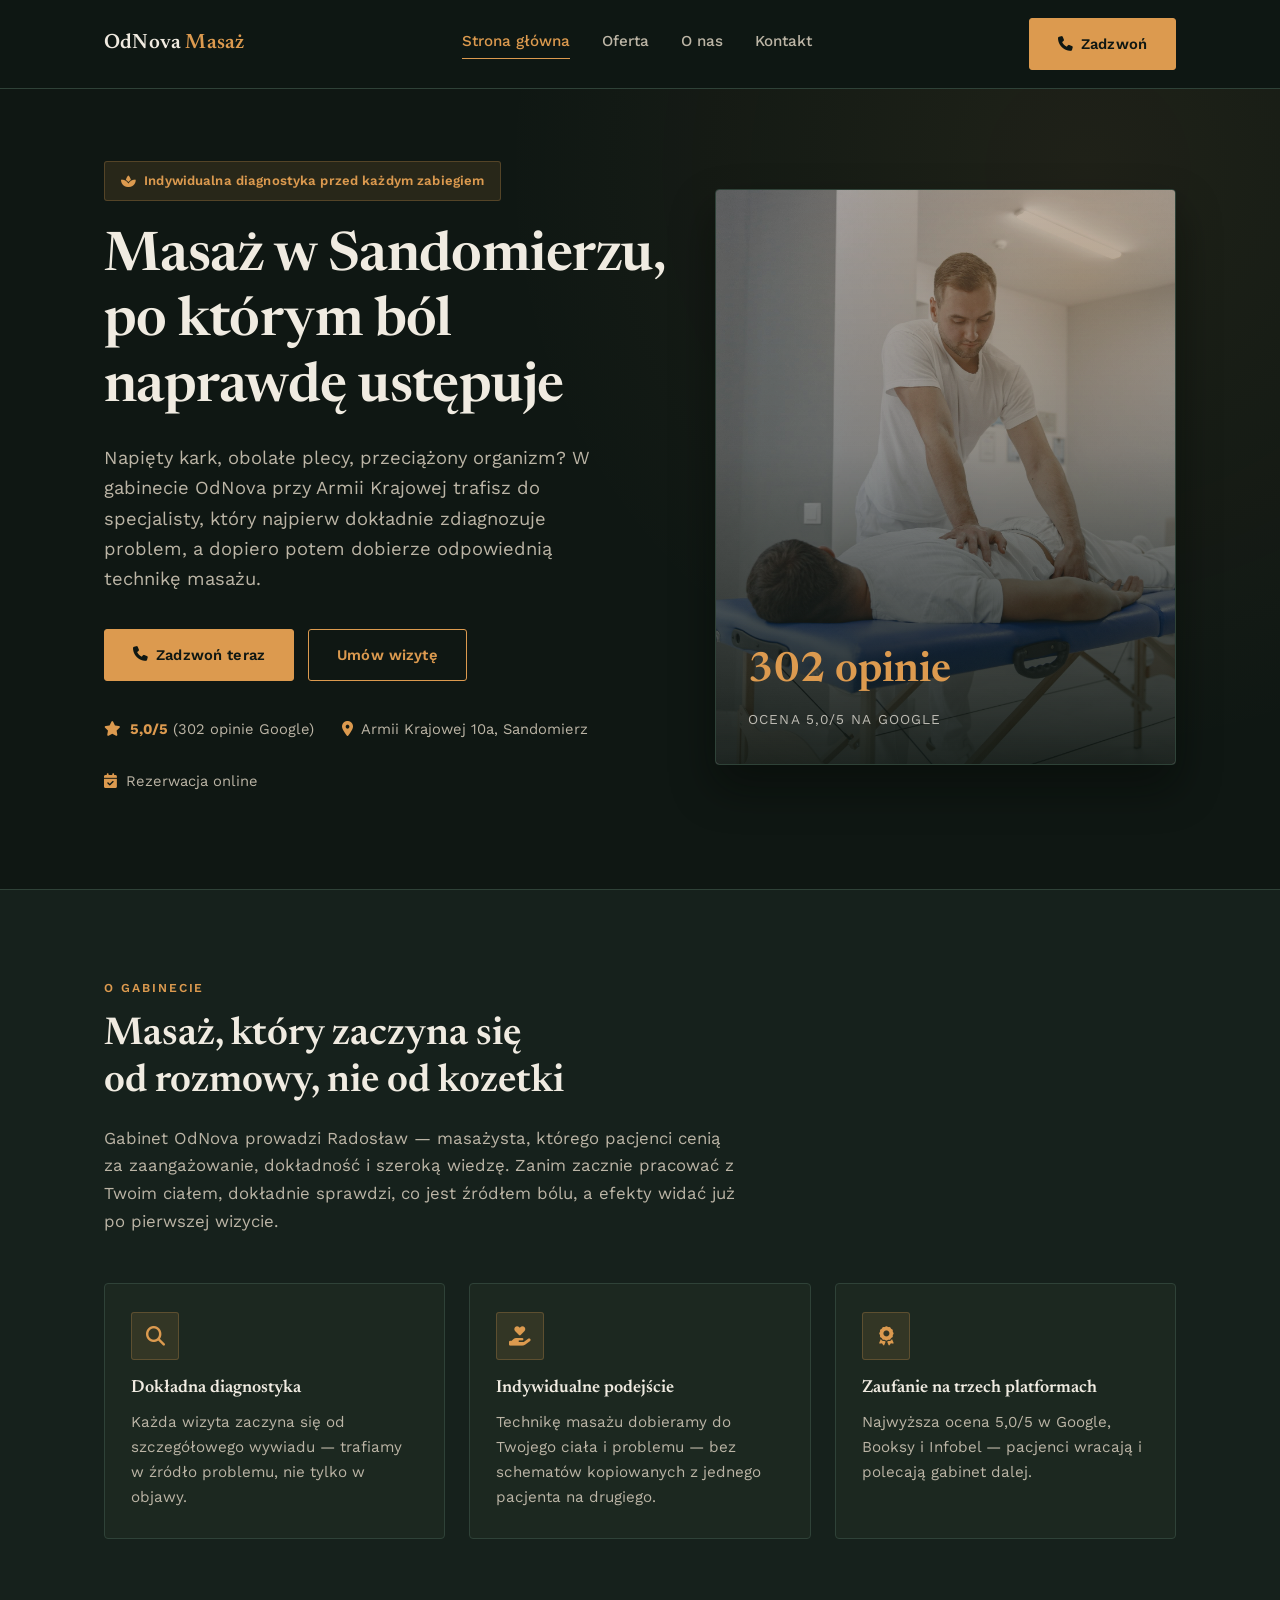
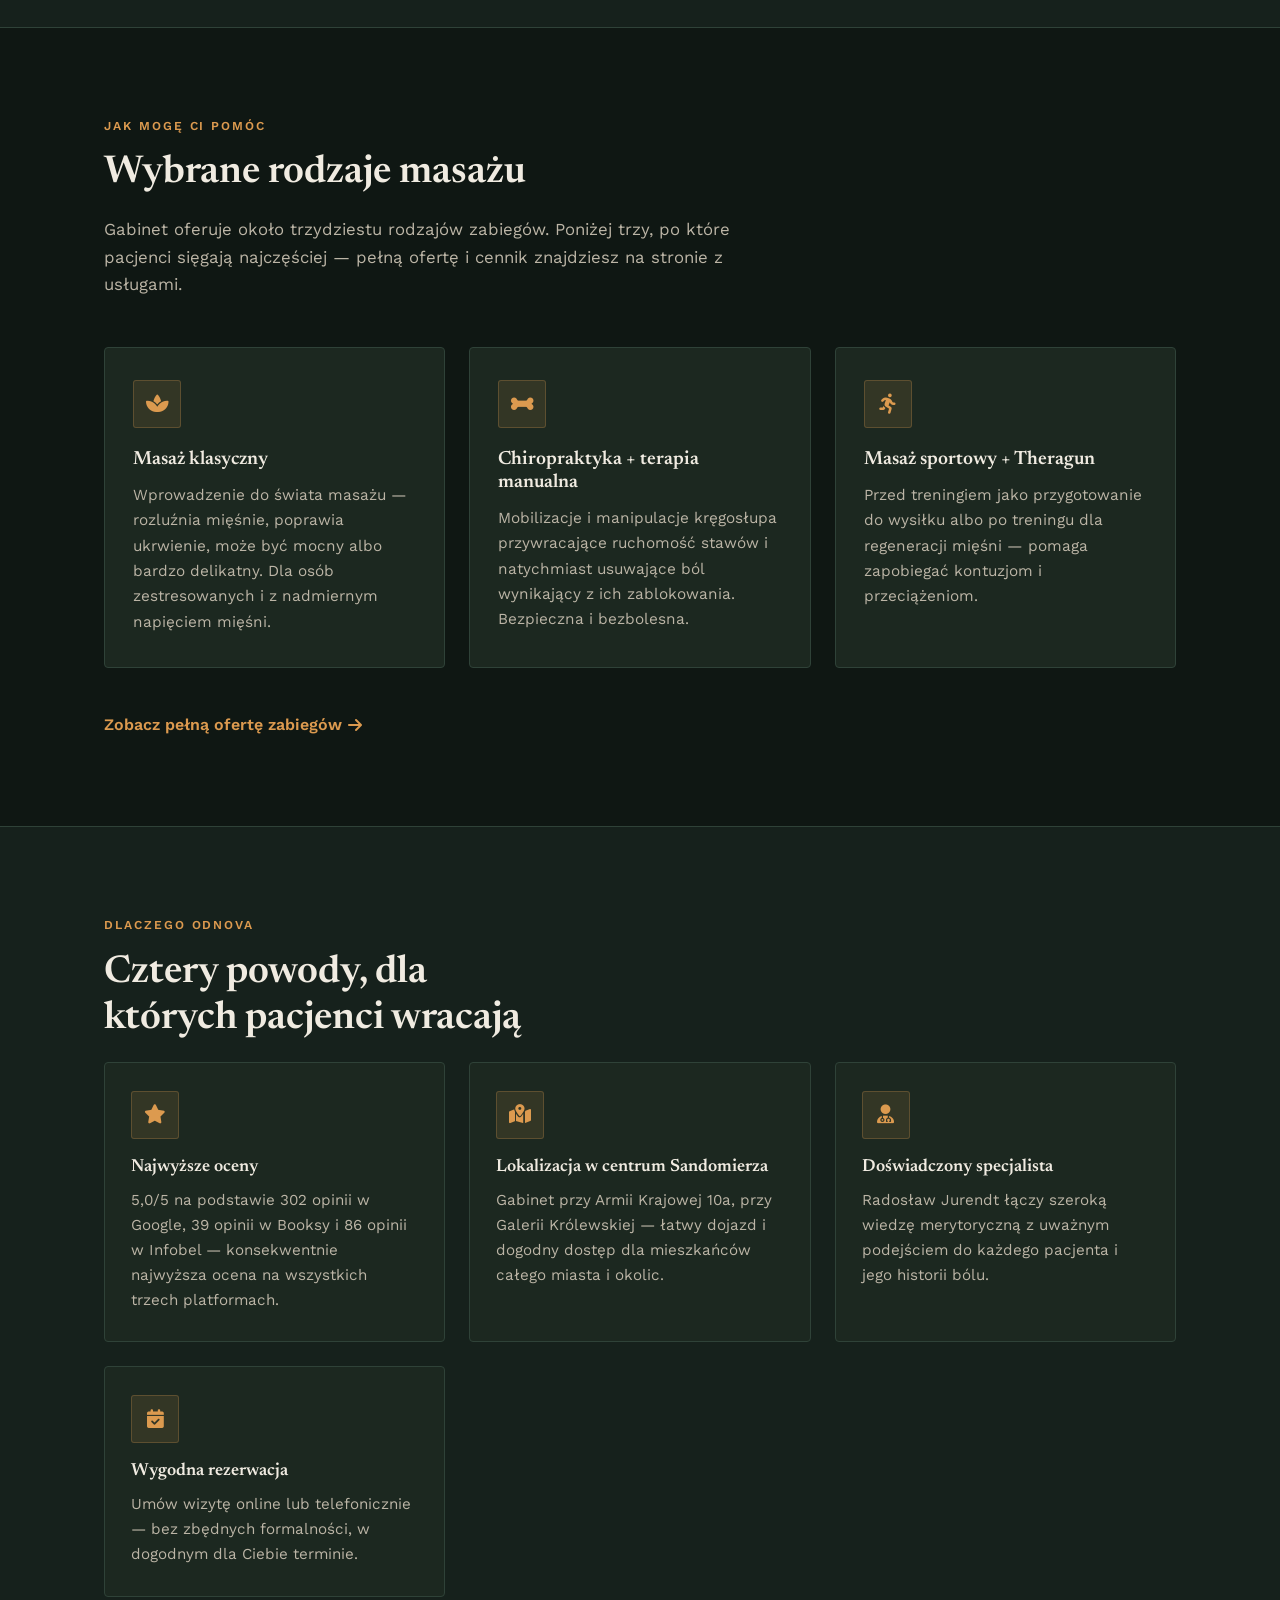
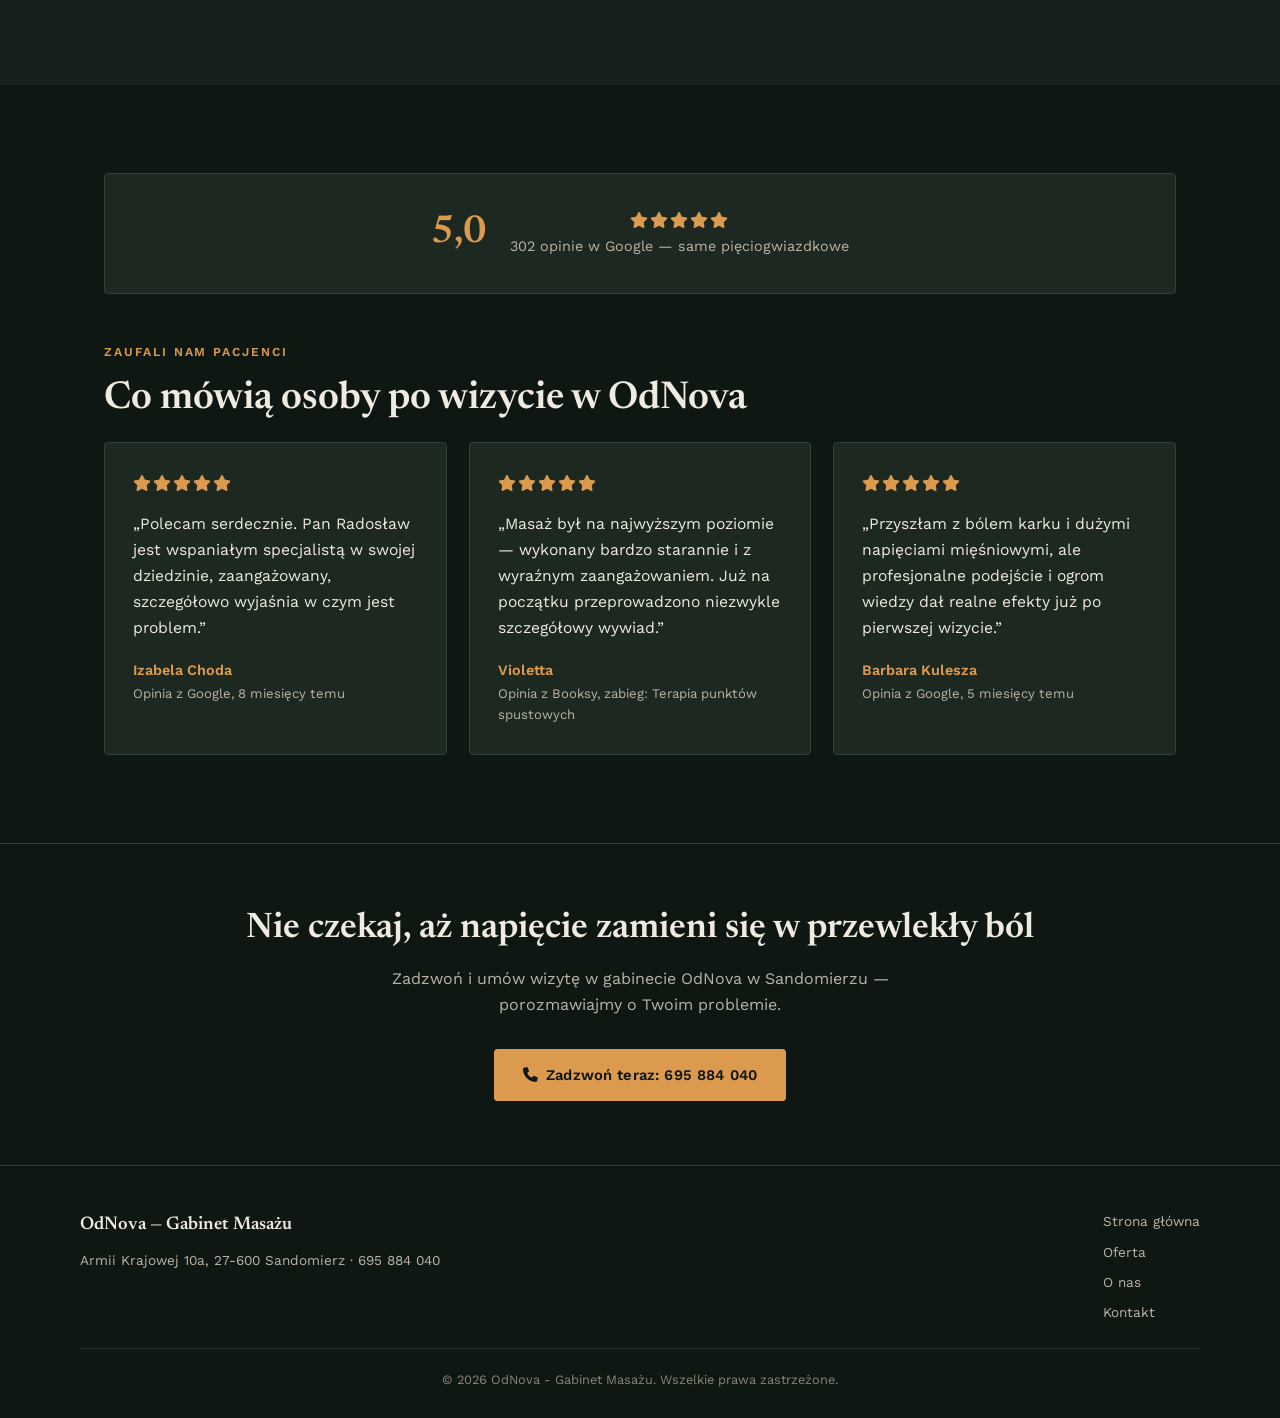
<file: index.html>
<!DOCTYPE html>
<html lang="pl">
<head>
<meta charset="UTF-8">
<meta name="viewport" content="width=device-width, initial-scale=1.0">
<title>Masaż Sandomierz – OdNova Gabinet Masażu</title>
<meta name="description" content="OdNova - Gabinet Masażu w Sandomierzu. Masaż leczniczy, relaksacyjny i sportowy z indywidualną diagnostyką. 5,0/5 od 302 pacjentów. Armii Krajowej 10a. Zadzwoń: 695 884 040.">
<!-- EDIT: podmień na docelową domenę po wdrożeniu na Vercel -->
<link rel="canonical" href="https://odnova-masaz.vercel.app/index.html">
<link rel="preconnect" href="https://fonts.googleapis.com">
<link rel="preconnect" href="https://fonts.gstatic.com" crossorigin>
<link href="https://fonts.googleapis.com/css2?family=Newsreader:opsz,wght@6..72,400;6..72,500;6..72,600;6..72,700&family=Work+Sans:wght@400;500;600;700;800&display=swap" rel="stylesheet">
<link rel="stylesheet" href="https://cdnjs.cloudflare.com/ajax/libs/font-awesome/6.5.1/css/all.min.css">
<link rel="stylesheet" href="style.css">
<script type="application/ld+json">
{
  "@context": "https://schema.org",
  "@type": "HealthAndBeautyBusiness",
  "name": "OdNova - Gabinet Masażu",
  "legalName": "Gabinet Masażu ODNOVA Radosław Jurendt",
  "telephone": "+48695884040",
  "priceRange": "$$",
  "address": {
    "@type": "PostalAddress",
    "streetAddress": "Armii Krajowej 10a",
    "addressLocality": "Sandomierz",
    "postalCode": "27-600",
    "addressCountry": "PL"
  },
  "areaServed": "Sandomierz",
  "aggregateRating": {
    "@type": "AggregateRating",
    "ratingValue": "5.0",
    "reviewCount": "302"
  }
}
</script>
</head>
<body>

<!-- NAWIGACJA -->
<header>
  <nav class="nav">
    <a href="index.html" class="logo">OdNova <span>Masaż</span></a>
    <div class="nav-links">
      <a href="index.html">Strona główna</a>
      <a href="oferta.html">Oferta</a>
      <a href="realizacje.html">O nas</a>
      <a href="kontakt.html">Kontakt</a>
    </div>
    <a href="tel:695884040" class="btn btn-primary nav-cta"><i class="fa-solid fa-phone"></i> Zadzwoń</a>
    <button class="burger" id="burgerBtn" aria-label="Otwórz menu">☰</button>
  </nav>
  <div class="mobile-menu" id="mobileMenu">
    <a href="index.html">Strona główna</a>
    <a href="oferta.html">Oferta</a>
    <a href="realizacje.html">O nas</a>
    <a href="kontakt.html">Kontakt</a>
    <a href="tel:695884040" style="border:none; color: var(--amber); font-weight:700;">Zadzwoń: 695 884 040</a>
  </div>
</header>

<!-- HERO -->
<section class="hero" id="top">
  <div class="container hero-grid">
    <div>
      <span class="hero-badge"><i class="fa-solid fa-spa"></i> Indywidualna diagnostyka przed każdym zabiegiem</span>
      <h1>Masaż w Sandomierzu, po którym ból naprawdę ustępuje</h1>
      <p class="lead">Napięty kark, obolałe plecy, przeciążony organizm? W gabinecie OdNova przy Armii Krajowej trafisz do specjalisty, który najpierw dokładnie zdiagnozuje problem, a dopiero potem dobierze odpowiednią technikę masażu.</p>
      <div class="hero-actions">
        <a href="tel:695884040" class="btn btn-primary"><i class="fa-solid fa-phone"></i> Zadzwoń teraz</a>
        <a href="kontakt.html" class="btn btn-outline">Umów wizytę</a>
      </div>
      <div class="hero-trust">
        <span><i class="fa-solid fa-star" style="color:var(--amber);"></i> <strong>5,0/5</strong> (302 opinie Google)</span>
        <span><i class="fa-solid fa-location-dot"></i> Armii Krajowej 10a, Sandomierz</span>
        <span><i class="fa-solid fa-calendar-check"></i> Rezerwacja online</span>
      </div>
    </div>
    <div class="hero-visual">
      <!-- EDIT: podmień na prawdziwe zdjęcie z gabinetu OdNova -->
      <img src="images/hero-masaz.jpg" alt="Masaż leczniczy pleców w gabinecie OdNova w Sandomierzu" class="hero-visual-img">
      <div class="hero-visual-overlay"></div>
      <div class="hero-visual-text">
        <span class="big">302 opinie</span>
        <span class="label">ocena 5,0/5 na Google</span>
      </div>
    </div>
  </div>
</section>

<!-- O FIRMIE SKRÓTOWO -->
<section class="about">
  <div class="container">
    <span class="section-label">O gabinecie</span>
    <h2 class="section-title">Masaż, który zaczyna się od rozmowy, nie od kozetki</h2>
    <p class="section-sub">Gabinet OdNova prowadzi Radosław — masażysta, którego pacjenci cenią za zaangażowanie, dokładność i szeroką wiedzę. Zanim zacznie pracować z Twoim ciałem, dokładnie sprawdzi, co jest źródłem bólu, a efekty widać już po pierwszej wizycie.</p>
    <div class="perks-grid">
      <div class="perk-item">
        <div class="perk-icon"><i class="fa-solid fa-magnifying-glass"></i></div>
        <h3>Dokładna diagnostyka</h3>
        <p>Każda wizyta zaczyna się od szczegółowego wywiadu — trafiamy w źródło problemu, nie tylko w objawy.</p>
      </div>
      <div class="perk-item">
        <div class="perk-icon"><i class="fa-solid fa-hand-holding-heart"></i></div>
        <h3>Indywidualne podejście</h3>
        <p>Technikę masażu dobieramy do Twojego ciała i problemu — bez schematów kopiowanych z jednego pacjenta na drugiego.</p>
      </div>
      <div class="perk-item">
        <div class="perk-icon"><i class="fa-solid fa-award"></i></div>
        <h3>Zaufanie na trzech platformach</h3>
        <p>Najwyższa ocena 5,0/5 w Google, Booksy i Infobel — pacjenci wracają i polecają gabinet dalej.</p>
      </div>
    </div>
  </div>
</section>

<!-- WYBRANE USŁUGI -->
<section class="services">
  <div class="container">
    <span class="section-label">Jak mogę Ci pomóc</span>
    <h2 class="section-title">Wybrane rodzaje masażu</h2>
    <p class="section-sub">Gabinet oferuje około trzydziestu rodzajów zabiegów. Poniżej trzy, po które pacjenci sięgają najczęściej — pełną ofertę i cennik znajdziesz na stronie z usługami.</p>
    <div class="cards">
      <div class="card">
        <div class="card-icon"><i class="fa-solid fa-spa"></i></div>
        <h3>Masaż klasyczny</h3>
        <p>Wprowadzenie do świata masażu — rozluźnia mięśnie, poprawia ukrwienie, może być mocny albo bardzo delikatny. Dla osób zestresowanych i z nadmiernym napięciem mięśni.</p>
      </div>
      <div class="card">
        <div class="card-icon"><i class="fa-solid fa-bone"></i></div>
        <h3>Chiropraktyka + terapia manualna</h3>
        <p>Mobilizacje i manipulacje kręgosłupa przywracające ruchomość stawów i natychmiast usuwające ból wynikający z ich zablokowania. Bezpieczna i bezbolesna.</p>
      </div>
      <div class="card">
        <div class="card-icon"><i class="fa-solid fa-person-running"></i></div>
        <h3>Masaż sportowy + Theragun</h3>
        <p>Przed treningiem jako przygotowanie do wysiłku albo po treningu dla regeneracji mięśni — pomaga zapobiegać kontuzjom i przeciążeniom.</p>
      </div>
    </div>
    <a href="oferta.html" class="teaser-link">Zobacz pełną ofertę zabiegów <i class="fa-solid fa-arrow-right"></i></a>
  </div>
</section>

<!-- DLACZEGO MY -->
<section class="about">
  <div class="container">
    <span class="section-label">Dlaczego OdNova</span>
    <h2 class="section-title">Cztery powody, dla których pacjenci wracają</h2>
    <div class="perks-grid">
      <div class="perk-item">
        <div class="perk-icon"><i class="fa-solid fa-star"></i></div>
        <h3>Najwyższe oceny</h3>
        <p>5,0/5 na podstawie 302 opinii w Google, 39 opinii w Booksy i 86 opinii w Infobel — konsekwentnie najwyższa ocena na wszystkich trzech platformach.</p>
      </div>
      <div class="perk-item">
        <div class="perk-icon"><i class="fa-solid fa-map-location-dot"></i></div>
        <h3>Lokalizacja w centrum Sandomierza</h3>
        <p>Gabinet przy Armii Krajowej 10a, przy Galerii Królewskiej — łatwy dojazd i dogodny dostęp dla mieszkańców całego miasta i okolic.</p>
      </div>
      <div class="perk-item">
        <div class="perk-icon"><i class="fa-solid fa-user-doctor"></i></div>
        <h3>Doświadczony specjalista</h3>
        <p>Radosław Jurendt łączy szeroką wiedzę merytoryczną z uważnym podejściem do każdego pacjenta i jego historii bólu.</p>
      </div>
      <div class="perk-item">
        <div class="perk-icon"><i class="fa-solid fa-calendar-check"></i></div>
        <h3>Wygodna rezerwacja</h3>
        <p>Umów wizytę online lub telefonicznie — bez zbędnych formalności, w dogodnym dla Ciebie terminie.</p>
      </div>
    </div>
  </div>
</section>

<!-- OPINIE -->
<section class="reviews">
  <div class="container">
    <div class="rating-banner">
      <div><span class="num">5,0</span></div>
      <div>
        <span class="stars"><i class="fa-solid fa-star"></i><i class="fa-solid fa-star"></i><i class="fa-solid fa-star"></i><i class="fa-solid fa-star"></i><i class="fa-solid fa-star"></i></span>
        <div class="sub">302 opinie w Google — same pięciogwiazdkowe</div>
      </div>
    </div>
    <span class="section-label">Zaufali nam pacjenci</span>
    <h2 class="section-title">Co mówią osoby po wizycie w OdNova</h2>
    <div class="review-grid">
      <div class="review">
        <span class="stars"><i class="fa-solid fa-star"></i><i class="fa-solid fa-star"></i><i class="fa-solid fa-star"></i><i class="fa-solid fa-star"></i><i class="fa-solid fa-star"></i></span>
        <p>„Polecam serdecznie. Pan Radosław jest wspaniałym specjalistą w swojej dziedzinie, zaangażowany, szczegółowo wyjaśnia w czym jest problem.”</p>
        <div class="author">Izabela Choda</div>
        <div class="when">Opinia z Google, 8 miesięcy temu</div>
      </div>
      <div class="review">
        <span class="stars"><i class="fa-solid fa-star"></i><i class="fa-solid fa-star"></i><i class="fa-solid fa-star"></i><i class="fa-solid fa-star"></i><i class="fa-solid fa-star"></i></span>
        <p>„Masaż był na najwyższym poziomie — wykonany bardzo starannie i z wyraźnym zaangażowaniem. Już na początku przeprowadzono niezwykle szczegółowy wywiad.”</p>
        <div class="author">Violetta</div>
        <div class="when">Opinia z Booksy, zabieg: Terapia punktów spustowych</div>
      </div>
      <div class="review">
        <span class="stars"><i class="fa-solid fa-star"></i><i class="fa-solid fa-star"></i><i class="fa-solid fa-star"></i><i class="fa-solid fa-star"></i><i class="fa-solid fa-star"></i></span>
        <p>„Przyszłam z bólem karku i dużymi napięciami mięśniowymi, ale profesjonalne podejście i ogrom wiedzy dał realne efekty już po pierwszej wizycie.”</p>
        <div class="author">Barbara Kulesza</div>
        <div class="when">Opinia z Google, 5 miesięcy temu</div>
      </div>
    </div>
  </div>
</section>

<!-- CTA BANNER -->
<div class="cta-strip">
  <h2>Nie czekaj, aż napięcie zamieni się w przewlekły ból</h2>
  <p>Zadzwoń i umów wizytę w gabinecie OdNova w Sandomierzu — porozmawiajmy o Twoim problemie.</p>
  <a href="tel:695884040" class="btn btn-primary"><i class="fa-solid fa-phone"></i> Zadzwoń teraz: 695 884 040</a>
</div>

<!-- STOPKA -->
<footer>
  <div class="footer-inner">
    <div>
      <div class="footer-logo">OdNova — Gabinet Masażu</div>
      <p>Armii Krajowej 10a, 27-600 Sandomierz · 695 884 040</p>
    </div>
    <ul class="footer-links">
      <a href="index.html">Strona główna</a>
      <a href="oferta.html">Oferta</a>
      <a href="realizacje.html">O nas</a>
      <a href="kontakt.html">Kontakt</a>
    </ul>
  </div>
  <div class="footer-bottom">
    © <span id="year"></span> OdNova - Gabinet Masażu. Wszelkie prawa zastrzeżone.
  </div>
</footer>

<script src="main.js"></script>
</body>
</html>
</file>
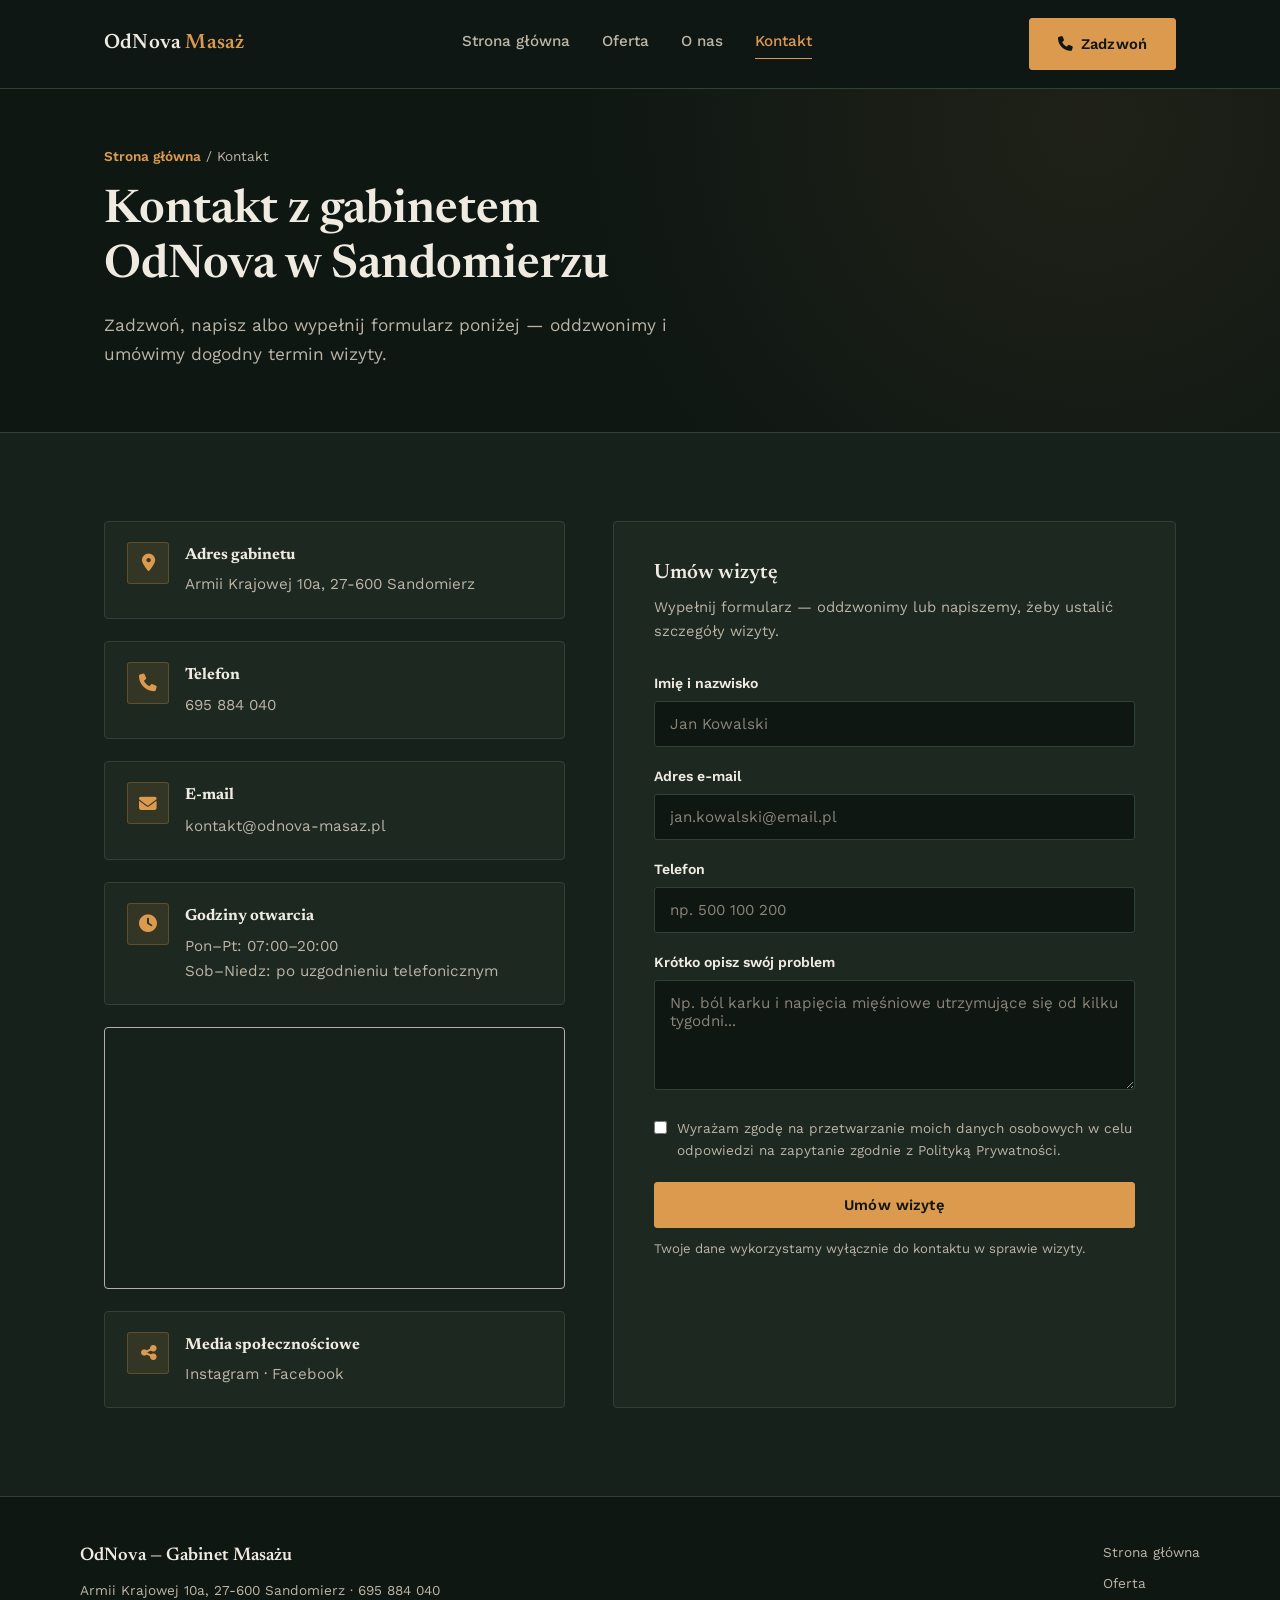
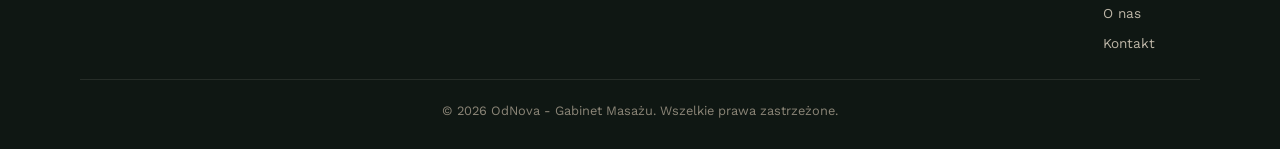
<file: kontakt.html>
<!DOCTYPE html>
<html lang="pl">
<head>
<meta charset="UTF-8">
<meta name="viewport" content="width=device-width, initial-scale=1.0">
<title>Kontakt masaż Sandomierz – OdNova Gabinet Masażu</title>
<meta name="description" content="Skontaktuj się z gabinetem OdNova w Sandomierzu. Adres: Armii Krajowej 10a. Telefon: 695 884 040. Umów wizytę telefonicznie lub przez formularz kontaktowy.">
<link rel="canonical" href="https://odnova-masaz.vercel.app/kontakt.html">
<link rel="preconnect" href="https://fonts.googleapis.com">
<link rel="preconnect" href="https://fonts.gstatic.com" crossorigin>
<link href="https://fonts.googleapis.com/css2?family=Newsreader:opsz,wght@6..72,400;6..72,500;6..72,600;6..72,700&family=Work+Sans:wght@400;500;600;700;800&display=swap" rel="stylesheet">
<link rel="stylesheet" href="https://cdnjs.cloudflare.com/ajax/libs/font-awesome/6.5.1/css/all.min.css">
<link rel="stylesheet" href="style.css">
<script type="application/ld+json">
{
  "@context": "https://schema.org",
  "@type": "HealthAndBeautyBusiness",
  "name": "OdNova - Gabinet Masażu",
  "legalName": "Gabinet Masażu ODNOVA Radosław Jurendt",
  "telephone": "+48695884040",
  "address": {
    "@type": "PostalAddress",
    "streetAddress": "Armii Krajowej 10a",
    "addressLocality": "Sandomierz",
    "postalCode": "27-600",
    "addressCountry": "PL"
  },
  "areaServed": "Sandomierz"
}
</script>
</head>
<body>

<header>
  <nav class="nav">
    <a href="index.html" class="logo">OdNova <span>Masaż</span></a>
    <div class="nav-links">
      <a href="index.html">Strona główna</a>
      <a href="oferta.html">Oferta</a>
      <a href="realizacje.html">O nas</a>
      <a href="kontakt.html">Kontakt</a>
    </div>
    <a href="tel:695884040" class="btn btn-primary nav-cta"><i class="fa-solid fa-phone"></i> Zadzwoń</a>
    <button class="burger" id="burgerBtn" aria-label="Otwórz menu">☰</button>
  </nav>
  <div class="mobile-menu" id="mobileMenu">
    <a href="index.html">Strona główna</a>
    <a href="oferta.html">Oferta</a>
    <a href="realizacje.html">O nas</a>
    <a href="kontakt.html">Kontakt</a>
    <a href="tel:695884040" style="border:none; color: var(--amber); font-weight:700;">Zadzwoń: 695 884 040</a>
  </div>
</header>

<section class="page-hero">
  <div class="container">
    <div class="breadcrumb"><a href="index.html">Strona główna</a> / Kontakt</div>
    <h1>Kontakt z gabinetem OdNova w Sandomierzu</h1>
    <p class="lead">Zadzwoń, napisz albo wypełnij formularz poniżej — oddzwonimy i umówimy dogodny termin wizyty.</p>
  </div>
</section>

<section class="contact">
  <div class="container">
    <div class="contact-grid">
      <div class="contact-info">
        <div class="contact-item">
          <div class="ico"><i class="fa-solid fa-location-dot"></i></div>
          <div>
            <h4>Adres gabinetu</h4>
            <p>Armii Krajowej 10a, 27-600 Sandomierz</p>
          </div>
        </div>
        <div class="contact-item">
          <div class="ico"><i class="fa-solid fa-phone"></i></div>
          <div>
            <h4>Telefon</h4>
            <a href="tel:695884040">695 884 040</a>
          </div>
        </div>
        <div class="contact-item">
          <div class="ico"><i class="fa-solid fa-envelope"></i></div>
          <div>
            <h4>E-mail</h4>
            <!-- EDIT: brak adresu e-mail w danych źródłowych — podmień na rzeczywisty adres gabinetu -->
            <a href="mailto:kontakt@odnova-masaz.pl">kontakt@odnova-masaz.pl</a>
          </div>
        </div>
        <div class="contact-item">
          <div class="ico"><i class="fa-solid fa-clock"></i></div>
          <div>
            <h4>Godziny otwarcia</h4>
            <!-- EDIT: Booksy pokazywał pełne godziny tylko dla "dzisiaj" (07:00–20:00) — potwierdź z klientem harmonogram dla pozostałych dni tygodnia -->
            <p>Pon–Pt: 07:00–20:00<br>Sob–Niedz: po uzgodnieniu telefonicznym</p>
          </div>
        </div>
        <div class="map-embed">
          <!-- EDIT: podmień na docelowy embed z Google Business gabinetu, jeśli klient go posiada -->
          <iframe
            src="https://www.google.com/maps?q=Armii+Krajowej+10a%2C+27-600+Sandomierz&output=embed"
            loading="lazy"
            referrerpolicy="no-referrer-when-downgrade"
            title="Mapa dojazdu do gabinetu OdNova — Armii Krajowej 10a, Sandomierz">
          </iframe>
        </div>
        <div class="contact-item">
          <div class="ico"><i class="fa-solid fa-share-nodes"></i></div>
          <div>
            <h4>Media społecznościowe</h4>
            <!-- EDIT: podmień na rzeczywiste linki do Instagrama i Facebooka gabinetu -->
            <p><a href="#">Instagram</a> · <a href="#">Facebook</a></p>
          </div>
        </div>
      </div>

      <div class="form-card">
        <h3>Umów wizytę</h3>
        <p class="sub">Wypełnij formularz — oddzwonimy lub napiszemy, żeby ustalić szczegóły wizyty.</p>
        <div class="form-success" id="formSuccess">Dziękujemy! Wiadomość została wysłana — odezwiemy się najszybciej, jak to możliwe.</div>
        <!-- EDIT: podmień PLACEHOLDER na rzeczywisty identyfikator formularza Formspree -->
        <form id="contactForm" action="https://formspree.io/f/PLACEHOLDER" method="POST">
          <div class="field">
            <label for="name">Imię i nazwisko</label>
            <input type="text" id="name" name="name" placeholder="Jan Kowalski" required>
          </div>
          <div class="field">
            <label for="email">Adres e-mail</label>
            <input type="email" id="email" name="email" placeholder="jan.kowalski@email.pl" required>
          </div>
          <div class="field">
            <label for="phone">Telefon</label>
            <input type="tel" id="phone" name="phone" placeholder="np. 500 100 200" required>
          </div>
          <div class="field">
            <label for="message">Krótko opisz swój problem</label>
            <textarea id="message" name="message" placeholder="Np. ból karku i napięcia mięśniowe utrzymujące się od kilku tygodni..."></textarea>
          </div>
          <div class="field-checkbox">
            <input type="checkbox" id="rodo" name="rodo" required>
            <label for="rodo">Wyrażam zgodę na przetwarzanie moich danych osobowych w celu odpowiedzi na zapytanie zgodnie z Polityką Prywatności.</label>
          </div>
          <button type="submit" class="btn btn-primary" style="width:100%; justify-content:center;">Umów wizytę</button>
          <p class="form-note">Twoje dane wykorzystamy wyłącznie do kontaktu w sprawie wizyty.</p>
        </form>
      </div>
    </div>
  </div>
</section>

<footer>
  <div class="footer-inner">
    <div>
      <div class="footer-logo">OdNova — Gabinet Masażu</div>
      <p>Armii Krajowej 10a, 27-600 Sandomierz · 695 884 040</p>
    </div>
    <ul class="footer-links">
      <a href="index.html">Strona główna</a>
      <a href="oferta.html">Oferta</a>
      <a href="realizacje.html">O nas</a>
      <a href="kontakt.html">Kontakt</a>
    </ul>
  </div>
  <div class="footer-bottom">
    © <span id="year"></span> OdNova - Gabinet Masażu. Wszelkie prawa zastrzeżone.
  </div>
</footer>

<script src="main.js"></script>
</body>
</html>
</file>
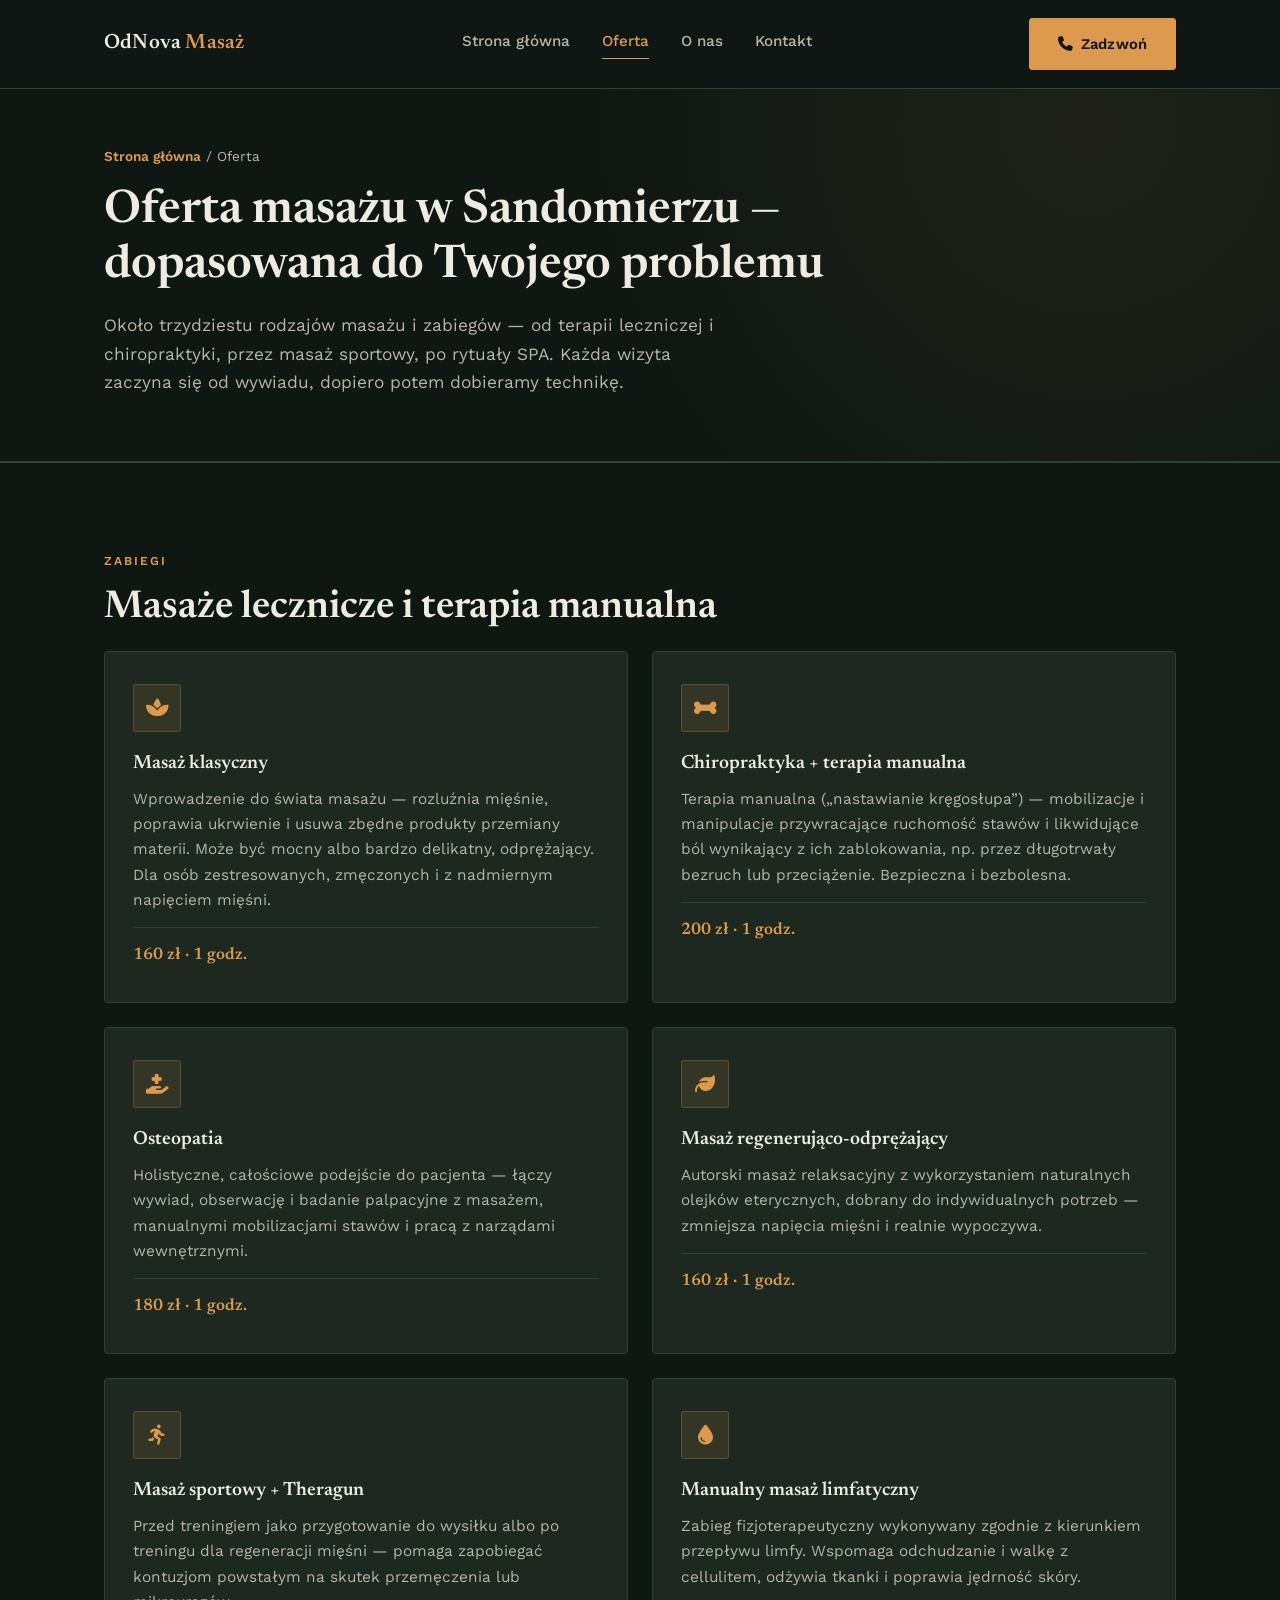
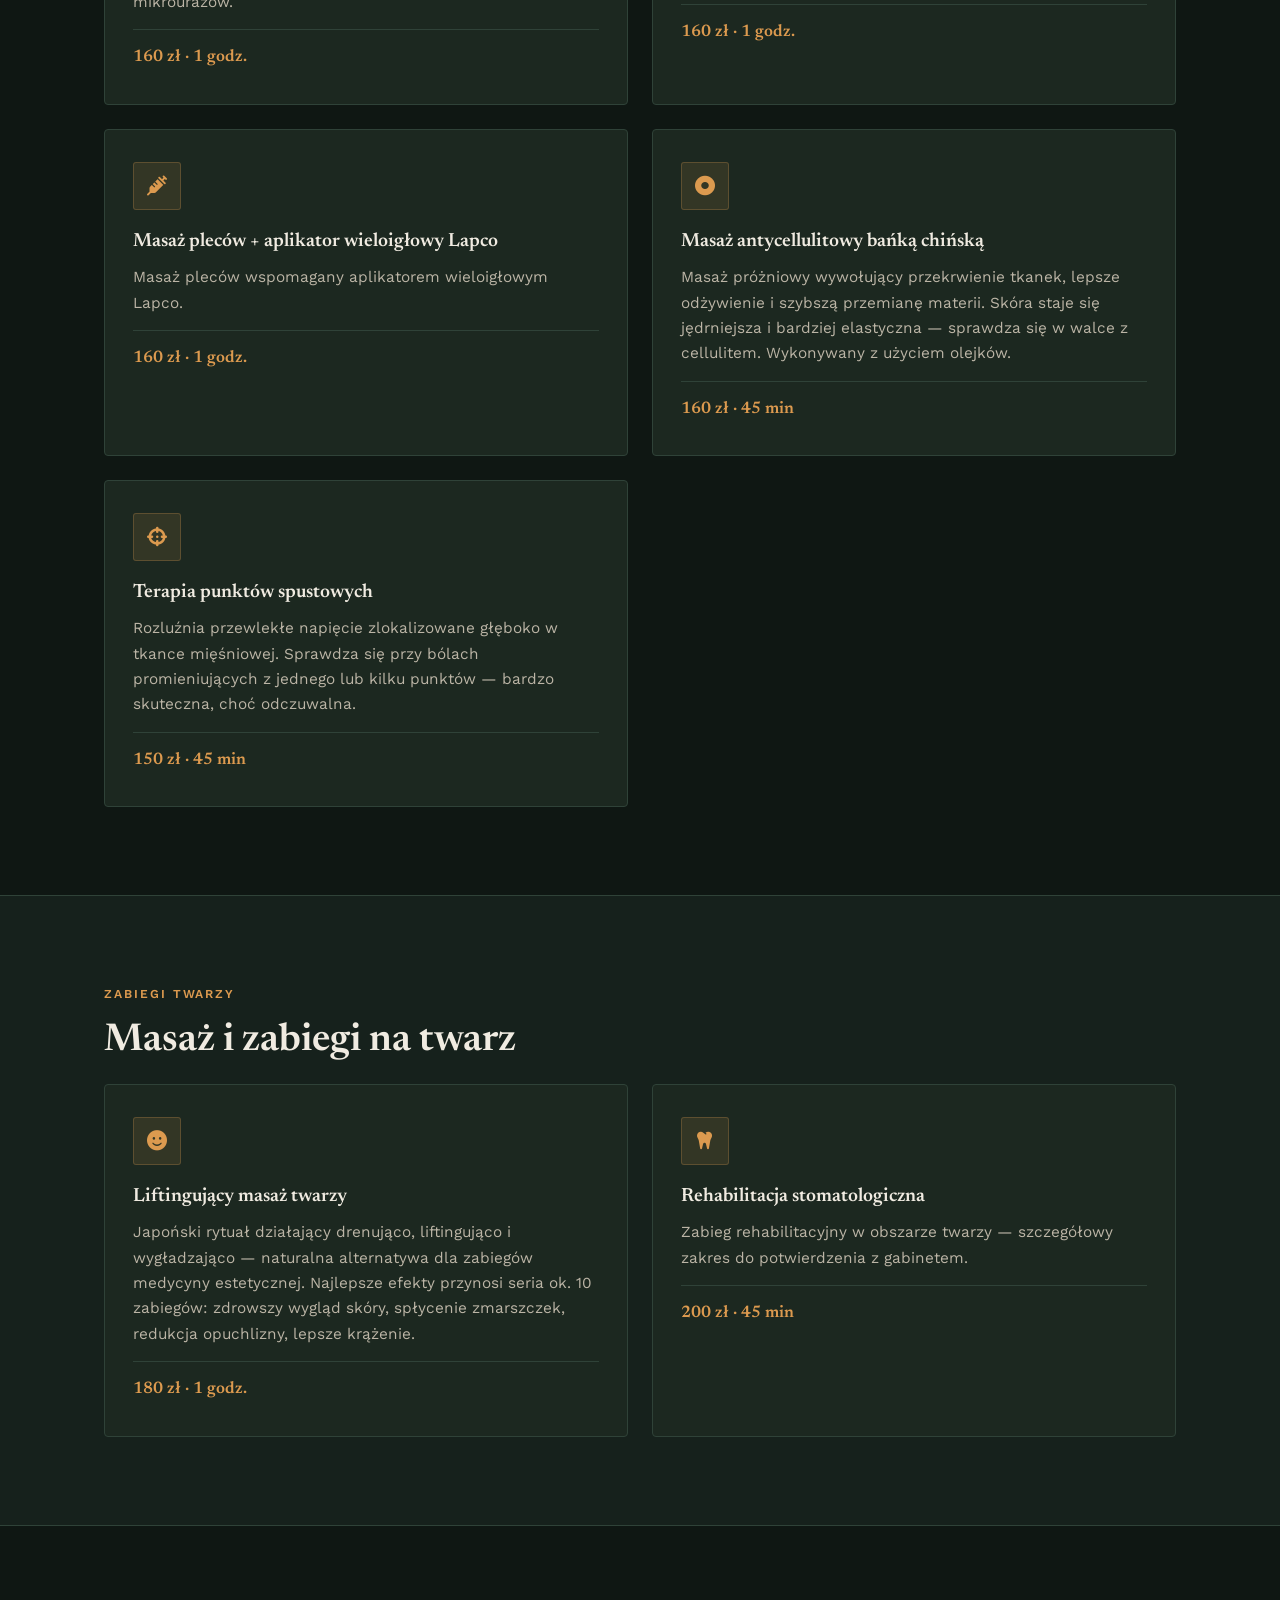
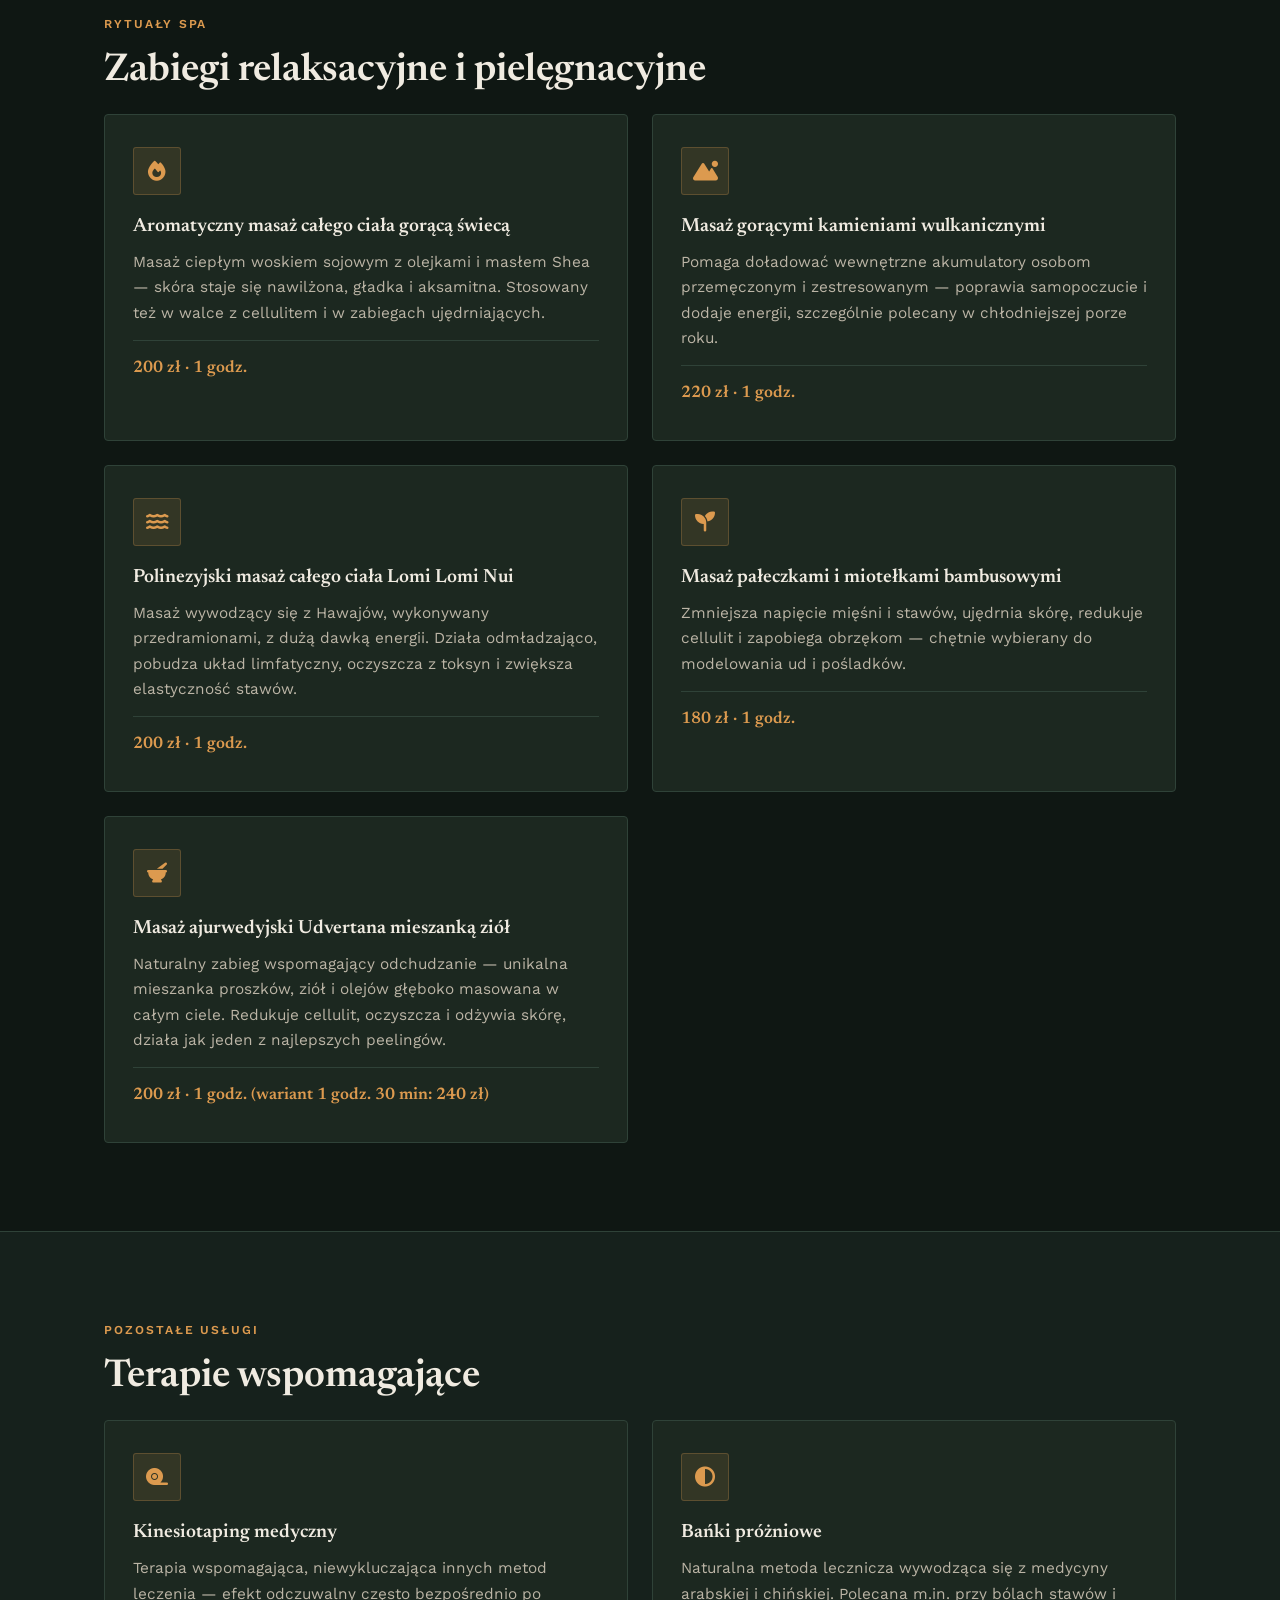
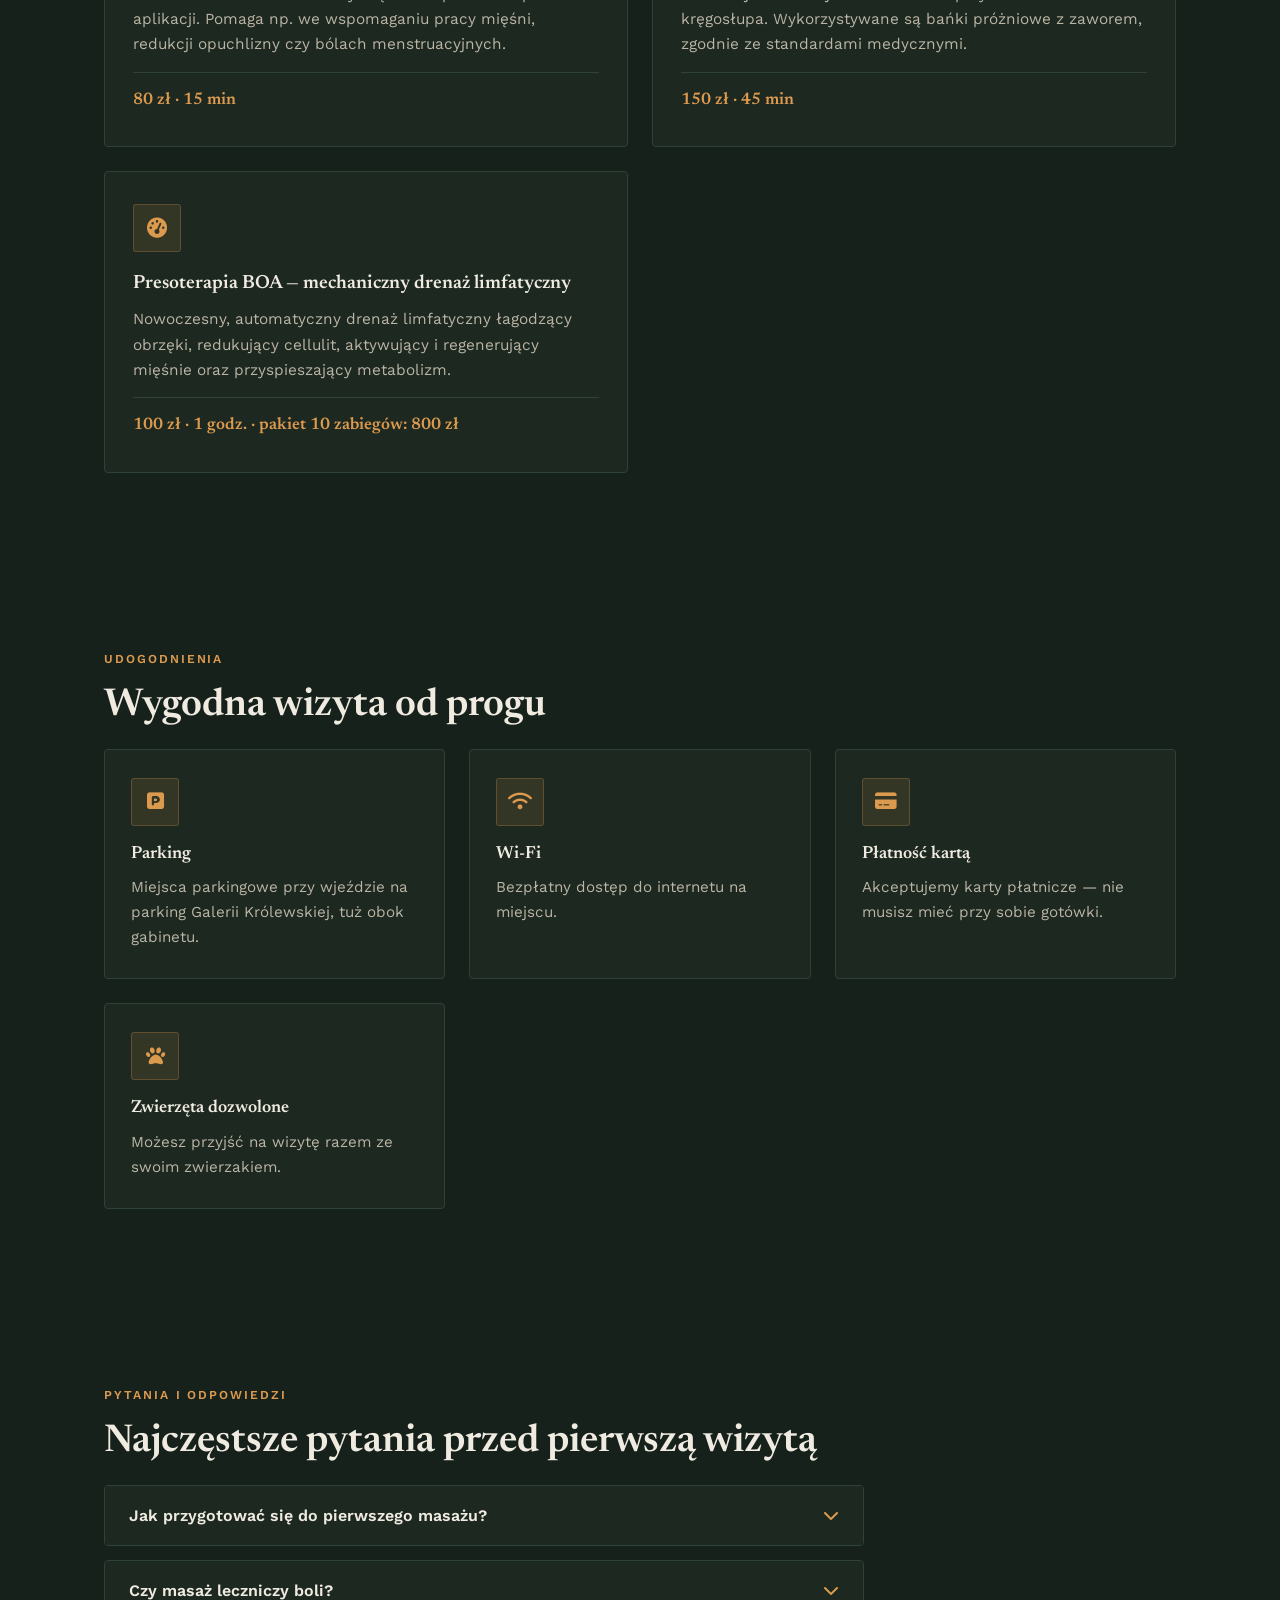
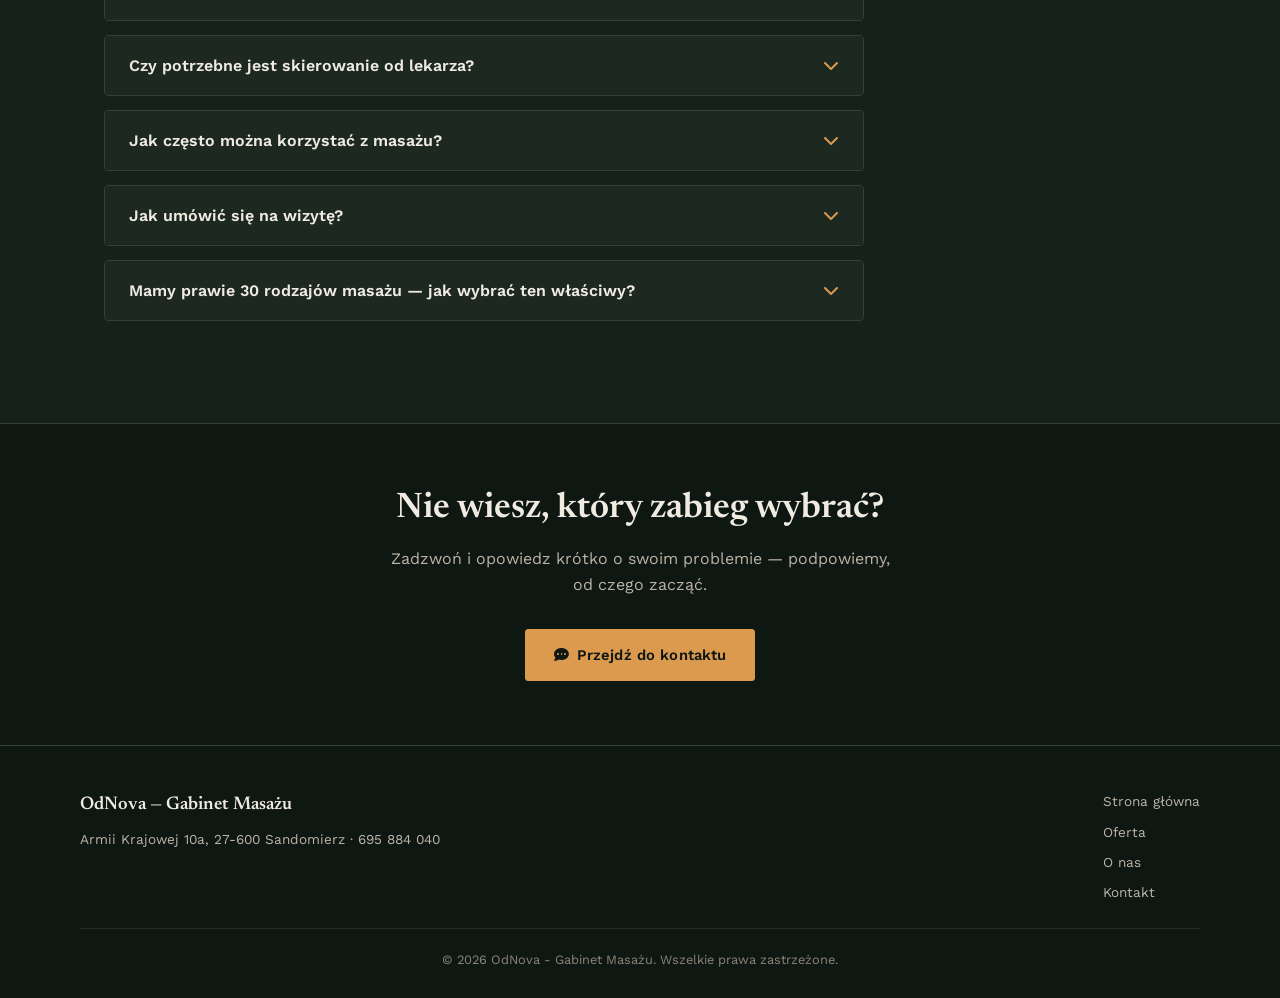
<file: oferta.html>
<!DOCTYPE html>
<html lang="pl">
<head>
<meta charset="UTF-8">
<meta name="viewport" content="width=device-width, initial-scale=1.0">
<title>Oferta masażu Sandomierz – OdNova Gabinet Masażu</title>
<meta name="description" content="Pełny cennik gabinetu OdNova w Sandomierzu: masaż klasyczny, chiropraktyka, osteopatia, masaż sportowy i rytuały SPA. Ok. 30 zabiegów, ceny i czas trwania.">
<link rel="canonical" href="https://odnova-masaz.vercel.app/oferta.html">
<link rel="preconnect" href="https://fonts.googleapis.com">
<link rel="preconnect" href="https://fonts.gstatic.com" crossorigin>
<link href="https://fonts.googleapis.com/css2?family=Newsreader:opsz,wght@6..72,400;6..72,500;6..72,600;6..72,700&family=Work+Sans:wght@400;500;600;700;800&display=swap" rel="stylesheet">
<link rel="stylesheet" href="https://cdnjs.cloudflare.com/ajax/libs/font-awesome/6.5.1/css/all.min.css">
<link rel="stylesheet" href="style.css">
<script type="application/ld+json">
{
  "@context": "https://schema.org",
  "@type": "HealthAndBeautyBusiness",
  "name": "OdNova - Gabinet Masażu",
  "legalName": "Gabinet Masażu ODNOVA Radosław Jurendt",
  "telephone": "+48695884040",
  "priceRange": "$$",
  "address": {
    "@type": "PostalAddress",
    "streetAddress": "Armii Krajowej 10a",
    "addressLocality": "Sandomierz",
    "postalCode": "27-600",
    "addressCountry": "PL"
  },
  "areaServed": "Sandomierz"
}
</script>
</head>
<body>

<header>
  <nav class="nav">
    <a href="index.html" class="logo">OdNova <span>Masaż</span></a>
    <div class="nav-links">
      <a href="index.html">Strona główna</a>
      <a href="oferta.html">Oferta</a>
      <a href="realizacje.html">O nas</a>
      <a href="kontakt.html">Kontakt</a>
    </div>
    <a href="tel:695884040" class="btn btn-primary nav-cta"><i class="fa-solid fa-phone"></i> Zadzwoń</a>
    <button class="burger" id="burgerBtn" aria-label="Otwórz menu">☰</button>
  </nav>
  <div class="mobile-menu" id="mobileMenu">
    <a href="index.html">Strona główna</a>
    <a href="oferta.html">Oferta</a>
    <a href="realizacje.html">O nas</a>
    <a href="kontakt.html">Kontakt</a>
    <a href="tel:695884040" style="border:none; color: var(--amber); font-weight:700;">Zadzwoń: 695 884 040</a>
  </div>
</header>

<section class="page-hero">
  <div class="container">
    <div class="breadcrumb"><a href="index.html">Strona główna</a> / Oferta</div>
    <h1>Oferta masażu w Sandomierzu — dopasowana do Twojego problemu</h1>
    <p class="lead">Około trzydziestu rodzajów masażu i zabiegów — od terapii leczniczej i chiropraktyki, przez masaż sportowy, po rytuały SPA. Każda wizyta zaczyna się od wywiadu, dopiero potem dobieramy technikę.</p>
  </div>
</section>

<!-- WSZYSTKIE USŁUGI I CENNIK (dane rzeczywiste z profilu Booksy gabinetu) -->
<section class="services">
  <div class="container">
    <span class="section-label">Zabiegi</span>
    <h2 class="section-title">Masaże lecznicze i terapia manualna</h2>
    <div class="cards cards-4">
      <div class="card">
        <div class="card-icon"><i class="fa-solid fa-spa"></i></div>
        <h3>Masaż klasyczny</h3>
        <p>Wprowadzenie do świata masażu — rozluźnia mięśnie, poprawia ukrwienie i usuwa zbędne produkty przemiany materii. Może być mocny albo bardzo delikatny, odprężający. Dla osób zestresowanych, zmęczonych i z nadmiernym napięciem mięśni.</p>
        <span class="price">160 zł · 1 godz.</span>
      </div>
      <div class="card">
        <div class="card-icon"><i class="fa-solid fa-bone"></i></div>
        <h3>Chiropraktyka + terapia manualna</h3>
        <p>Terapia manualna („nastawianie kręgosłupa”) — mobilizacje i manipulacje przywracające ruchomość stawów i likwidujące ból wynikający z ich zablokowania, np. przez długotrwały bezruch lub przeciążenie. Bezpieczna i bezbolesna.</p>
        <span class="price">200 zł · 1 godz.</span>
      </div>
      <div class="card">
        <div class="card-icon"><i class="fa-solid fa-hand-holding-medical"></i></div>
        <h3>Osteopatia</h3>
        <p>Holistyczne, całościowe podejście do pacjenta — łączy wywiad, obserwację i badanie palpacyjne z masażem, manualnymi mobilizacjami stawów i pracą z narządami wewnętrznymi.</p>
        <span class="price">180 zł · 1 godz.</span>
      </div>
      <div class="card">
        <div class="card-icon"><i class="fa-solid fa-leaf"></i></div>
        <h3>Masaż regenerująco-odprężający</h3>
        <p>Autorski masaż relaksacyjny z wykorzystaniem naturalnych olejków eterycznych, dobrany do indywidualnych potrzeb — zmniejsza napięcia mięśni i realnie wypoczywa.</p>
        <span class="price">160 zł · 1 godz.</span>
      </div>
      <div class="card">
        <div class="card-icon"><i class="fa-solid fa-person-running"></i></div>
        <h3>Masaż sportowy + Theragun</h3>
        <p>Przed treningiem jako przygotowanie do wysiłku albo po treningu dla regeneracji mięśni — pomaga zapobiegać kontuzjom powstałym na skutek przemęczenia lub mikrourazów.</p>
        <span class="price">160 zł · 1 godz.</span>
      </div>
      <div class="card">
        <div class="card-icon"><i class="fa-solid fa-droplet"></i></div>
        <h3>Manualny masaż limfatyczny</h3>
        <p>Zabieg fizjoterapeutyczny wykonywany zgodnie z kierunkiem przepływu limfy. Wspomaga odchudzanie i walkę z cellulitem, odżywia tkanki i poprawia jędrność skóry.</p>
        <span class="price">160 zł · 1 godz.</span>
      </div>
      <div class="card">
        <div class="card-icon"><i class="fa-solid fa-syringe"></i></div>
        <h3>Masaż pleców + aplikator wieloigłowy Lapco</h3>
        <p>Masaż pleców wspomagany aplikatorem wieloigłowym Lapco.</p>
        <span class="price">160 zł · 1 godz.</span>
      </div>
      <div class="card">
        <div class="card-icon"><i class="fa-solid fa-circle-dot"></i></div>
        <h3>Masaż antycellulitowy bańką chińską</h3>
        <p>Masaż próżniowy wywołujący przekrwienie tkanek, lepsze odżywienie i szybszą przemianę materii. Skóra staje się jędrniejsza i bardziej elastyczna — sprawdza się w walce z cellulitem. Wykonywany z użyciem olejków.</p>
        <span class="price">160 zł · 45 min</span>
      </div>
      <div class="card">
        <div class="card-icon"><i class="fa-solid fa-crosshairs"></i></div>
        <h3>Terapia punktów spustowych</h3>
        <p>Rozluźnia przewlekłe napięcie zlokalizowane głęboko w tkance mięśniowej. Sprawdza się przy bólach promieniujących z jednego lub kilku punktów — bardzo skuteczna, choć odczuwalna.</p>
        <span class="price">150 zł · 45 min</span>
      </div>
    </div>
  </div>
</section>

<section class="about">
  <div class="container">
    <span class="section-label">Zabiegi twarzy</span>
    <h2 class="section-title">Masaż i zabiegi na twarz</h2>
    <div class="cards cards-4">
      <div class="card">
        <div class="card-icon"><i class="fa-solid fa-face-smile"></i></div>
        <h3>Liftingujący masaż twarzy</h3>
        <p>Japoński rytuał działający drenująco, liftingująco i wygładzająco — naturalna alternatywa dla zabiegów medycyny estetycznej. Najlepsze efekty przynosi seria ok. 10 zabiegów: zdrowszy wygląd skóry, spłycenie zmarszczek, redukcja opuchlizny, lepsze krążenie.</p>
        <span class="price">180 zł · 1 godz.</span>
      </div>
      <div class="card">
        <div class="card-icon"><i class="fa-solid fa-tooth"></i></div>
        <h3>Rehabilitacja stomatologiczna</h3>
        <!-- EDIT: opis usługi nie był podany w źródle — potwierdź zakres zabiegu z klientem -->
        <p>Zabieg rehabilitacyjny w obszarze twarzy — szczegółowy zakres do potwierdzenia z gabinetem.</p>
        <span class="price">200 zł · 45 min</span>
      </div>
    </div>
  </div>
</section>

<section class="services">
  <div class="container">
    <span class="section-label">Rytuały SPA</span>
    <h2 class="section-title">Zabiegi relaksacyjne i pielęgnacyjne</h2>
    <div class="cards cards-4">
      <div class="card">
        <div class="card-icon"><i class="fa-solid fa-fire"></i></div>
        <h3>Aromatyczny masaż całego ciała gorącą świecą</h3>
        <p>Masaż ciepłym woskiem sojowym z olejkami i masłem Shea — skóra staje się nawilżona, gładka i aksamitna. Stosowany też w walce z cellulitem i w zabiegach ujędrniających.</p>
        <span class="price">200 zł · 1 godz.</span>
      </div>
      <div class="card">
        <div class="card-icon"><i class="fa-solid fa-mountain-sun"></i></div>
        <h3>Masaż gorącymi kamieniami wulkanicznymi</h3>
        <p>Pomaga doładować wewnętrzne akumulatory osobom przemęczonym i zestresowanym — poprawia samopoczucie i dodaje energii, szczególnie polecany w chłodniejszej porze roku.</p>
        <span class="price">220 zł · 1 godz.</span>
      </div>
      <div class="card">
        <div class="card-icon"><i class="fa-solid fa-water"></i></div>
        <h3>Polinezyjski masaż całego ciała Lomi Lomi Nui</h3>
        <p>Masaż wywodzący się z Hawajów, wykonywany przedramionami, z dużą dawką energii. Działa odmładzająco, pobudza układ limfatyczny, oczyszcza z toksyn i zwiększa elastyczność stawów.</p>
        <span class="price">200 zł · 1 godz.</span>
      </div>
      <div class="card">
        <div class="card-icon"><i class="fa-solid fa-seedling"></i></div>
        <h3>Masaż pałeczkami i miotełkami bambusowymi</h3>
        <p>Zmniejsza napięcie mięśni i stawów, ujędrnia skórę, redukuje cellulit i zapobiega obrzękom — chętnie wybierany do modelowania ud i pośladków.</p>
        <span class="price">180 zł · 1 godz.</span>
      </div>
      <div class="card">
        <div class="card-icon"><i class="fa-solid fa-mortar-pestle"></i></div>
        <h3>Masaż ajurwedyjski Udvertana mieszanką ziół</h3>
        <p>Naturalny zabieg wspomagający odchudzanie — unikalna mieszanka proszków, ziół i olejów głęboko masowana w całym ciele. Redukuje cellulit, oczyszcza i odżywia skórę, działa jak jeden z najlepszych peelingów.</p>
        <span class="price">200 zł · 1 godz. (wariant 1 godz. 30 min: 240 zł)</span>
      </div>
    </div>
  </div>
</section>

<section class="about">
  <div class="container">
    <span class="section-label">Pozostałe usługi</span>
    <h2 class="section-title">Terapie wspomagające</h2>
    <div class="cards cards-4">
      <div class="card">
        <div class="card-icon"><i class="fa-solid fa-tape"></i></div>
        <h3>Kinesiotaping medyczny</h3>
        <p>Terapia wspomagająca, niewykluczająca innych metod leczenia — efekt odczuwalny często bezpośrednio po aplikacji. Pomaga np. we wspomaganiu pracy mięśni, redukcji opuchlizny czy bólach menstruacyjnych.</p>
        <span class="price">80 zł · 15 min</span>
      </div>
      <div class="card">
        <div class="card-icon"><i class="fa-solid fa-circle-half-stroke"></i></div>
        <h3>Bańki próżniowe</h3>
        <p>Naturalna metoda lecznicza wywodząca się z medycyny arabskiej i chińskiej. Polecana m.in. przy bólach stawów i kręgosłupa. Wykorzystywane są bańki próżniowe z zaworem, zgodnie ze standardami medycznymi.</p>
        <span class="price">150 zł · 45 min</span>
      </div>
      <div class="card">
        <div class="card-icon"><i class="fa-solid fa-gauge-high"></i></div>
        <h3>Presoterapia BOA — mechaniczny drenaż limfatyczny</h3>
        <p>Nowoczesny, automatyczny drenaż limfatyczny łagodzący obrzęki, redukujący cellulit, aktywujący i regenerujący mięśnie oraz przyspieszający metabolizm.</p>
        <span class="price">100 zł · 1 godz. · pakiet 10 zabiegów: 800 zł</span>
      </div>
    </div>
  </div>
</section>

<!-- UDOGODNIENIA -->
<section class="about">
  <div class="container">
    <span class="section-label">Udogodnienia</span>
    <h2 class="section-title">Wygodna wizyta od progu</h2>
    <div class="perks-grid">
      <div class="perk-item">
        <div class="perk-icon"><i class="fa-solid fa-square-parking"></i></div>
        <h3>Parking</h3>
        <p>Miejsca parkingowe przy wjeździe na parking Galerii Królewskiej, tuż obok gabinetu.</p>
      </div>
      <div class="perk-item">
        <div class="perk-icon"><i class="fa-solid fa-wifi"></i></div>
        <h3>Wi-Fi</h3>
        <p>Bezpłatny dostęp do internetu na miejscu.</p>
      </div>
      <div class="perk-item">
        <div class="perk-icon"><i class="fa-solid fa-credit-card"></i></div>
        <h3>Płatność kartą</h3>
        <p>Akceptujemy karty płatnicze — nie musisz mieć przy sobie gotówki.</p>
      </div>
      <div class="perk-item">
        <div class="perk-icon"><i class="fa-solid fa-paw"></i></div>
        <h3>Zwierzęta dozwolone</h3>
        <p>Możesz przyjść na wizytę razem ze swoim zwierzakiem.</p>
      </div>
    </div>
  </div>
</section>

<!-- FAQ -->
<section class="faq">
  <div class="container">
    <span class="section-label">Pytania i odpowiedzi</span>
    <h2 class="section-title">Najczęstsze pytania przed pierwszą wizytą</h2>
    <div class="faq-list" style="max-width:760px;">
      <div class="faq-item">
        <button class="faq-question">Jak przygotować się do pierwszego masażu?<i class="fa-solid fa-chevron-down"></i></button>
        <div class="faq-answer"><p>Wystarczy przyjść w wygodnym ubraniu i najlepiej unikać ciężkiego posiłku bezpośrednio przed wizytą. Na miejscu przeprowadzimy krótki wywiad dotyczący Twoich dolegliwości.</p></div>
      </div>
      <div class="faq-item">
        <button class="faq-question">Czy masaż leczniczy boli?<i class="fa-solid fa-chevron-down"></i></button>
        <div class="faq-answer"><p>Intensywność zabiegu zawsze dopasowujemy do Twojej tolerancji bólu i stanu tkanek. Praca z napięciami może być odczuwalna, ale nigdy nie powinna być nie do wytrzymania — o wszelkim dyskomforcie mów na bieżąco.</p></div>
      </div>
      <div class="faq-item">
        <button class="faq-question">Czy potrzebne jest skierowanie od lekarza?<i class="fa-solid fa-chevron-down"></i></button>
        <div class="faq-answer"><p>Nie, na masaż można umówić się bez skierowania. Jeśli masz dokumentację medyczną dotyczącą swojego problemu, warto zabrać ją na pierwszą wizytę.</p></div>
      </div>
      <div class="faq-item">
        <button class="faq-question">Jak często można korzystać z masażu?<i class="fa-solid fa-chevron-down"></i></button>
        <div class="faq-answer"><p>To zależy od charakteru problemu i zaleceń po pierwszej wizycie — przy dolegliwościach przewlekłych zwykle sprawdza się seria zabiegów w regularnych odstępach.</p></div>
      </div>
      <div class="faq-item">
        <button class="faq-question">Jak umówić się na wizytę?<i class="fa-solid fa-chevron-down"></i></button>
        <div class="faq-answer"><p>Najszybciej telefonicznie pod numerem 695 884 040, przez Booksy lub przez formularz kontaktowy na stronie — oddzwonimy i ustalimy dogodny termin.</p></div>
      </div>
      <div class="faq-item">
        <button class="faq-question">Mamy prawie 30 rodzajów masażu — jak wybrać ten właściwy?<i class="fa-solid fa-chevron-down"></i></button>
        <div class="faq-answer"><p>Nie musisz wiedzieć tego z góry. Wystarczy, że opowiesz o swoim problemie lub oczekiwaniach podczas rezerwacji albo na miejscu — na tej podstawie zaproponujemy najlepiej dopasowany zabieg.</p></div>
      </div>
    </div>
  </div>
</section>

<div class="cta-strip">
  <h2>Nie wiesz, który zabieg wybrać?</h2>
  <p>Zadzwoń i opowiedz krótko o swoim problemie — podpowiemy, od czego zacząć.</p>
  <a href="kontakt.html" class="btn btn-primary"><i class="fa-solid fa-comment-dots"></i> Przejdź do kontaktu</a>
</div>

<footer>
  <div class="footer-inner">
    <div>
      <div class="footer-logo">OdNova — Gabinet Masażu</div>
      <p>Armii Krajowej 10a, 27-600 Sandomierz · 695 884 040</p>
    </div>
    <ul class="footer-links">
      <a href="index.html">Strona główna</a>
      <a href="oferta.html">Oferta</a>
      <a href="realizacje.html">O nas</a>
      <a href="kontakt.html">Kontakt</a>
    </ul>
  </div>
  <div class="footer-bottom">
    © <span id="year"></span> OdNova - Gabinet Masażu. Wszelkie prawa zastrzeżone.
  </div>
</footer>

<script src="main.js"></script>
</body>
</html>
</file>
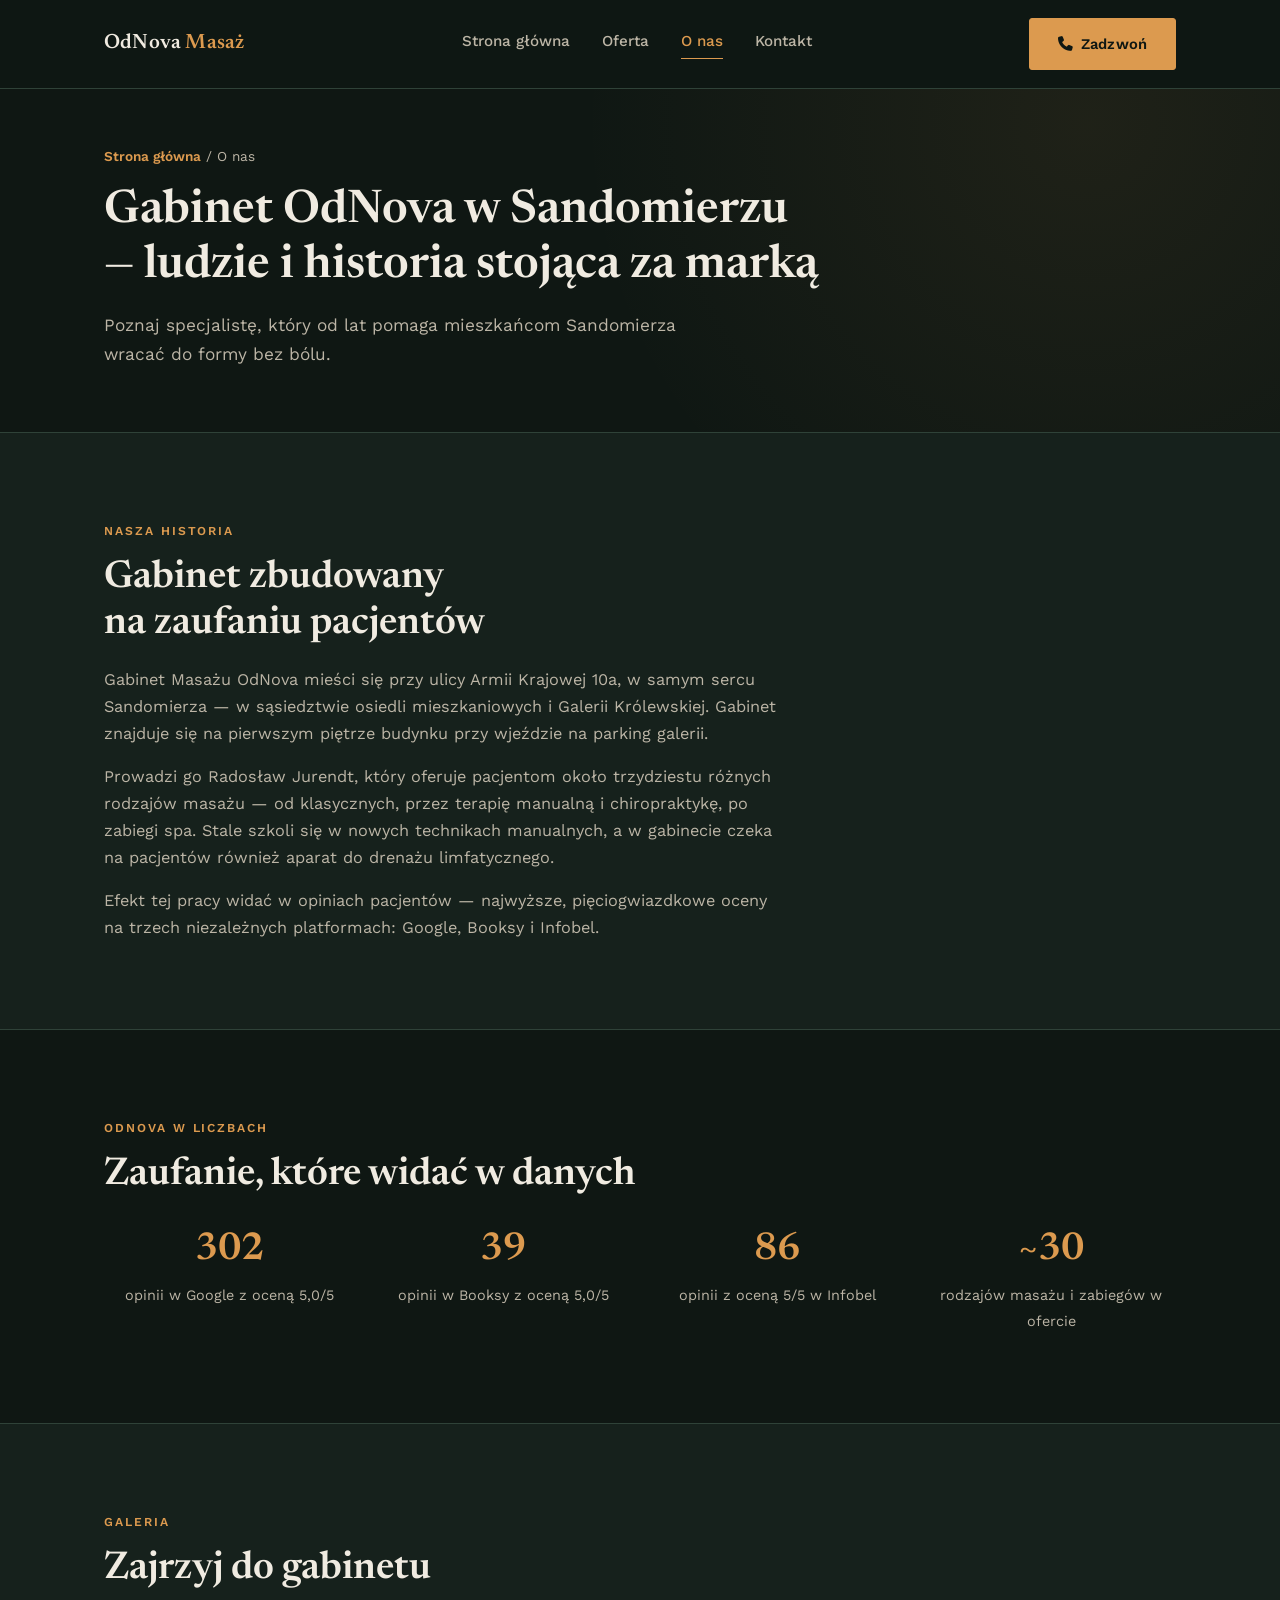
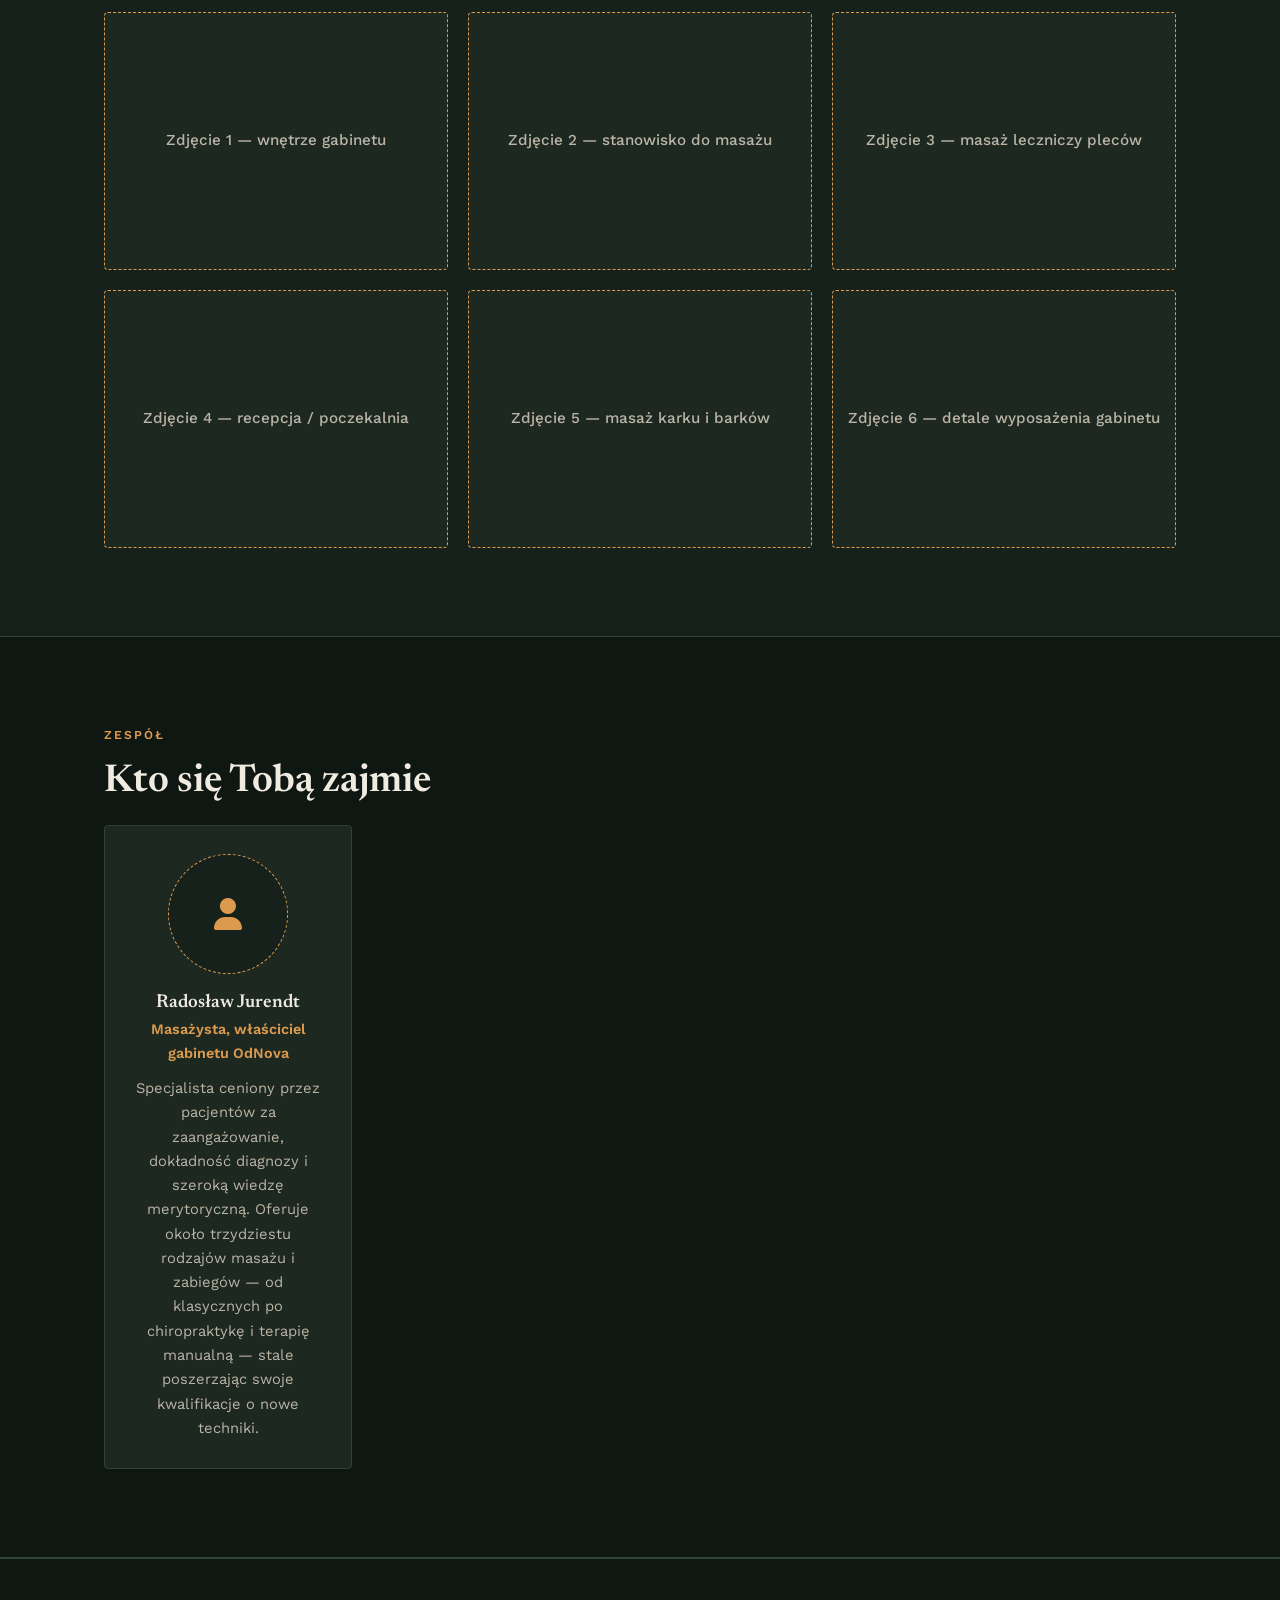
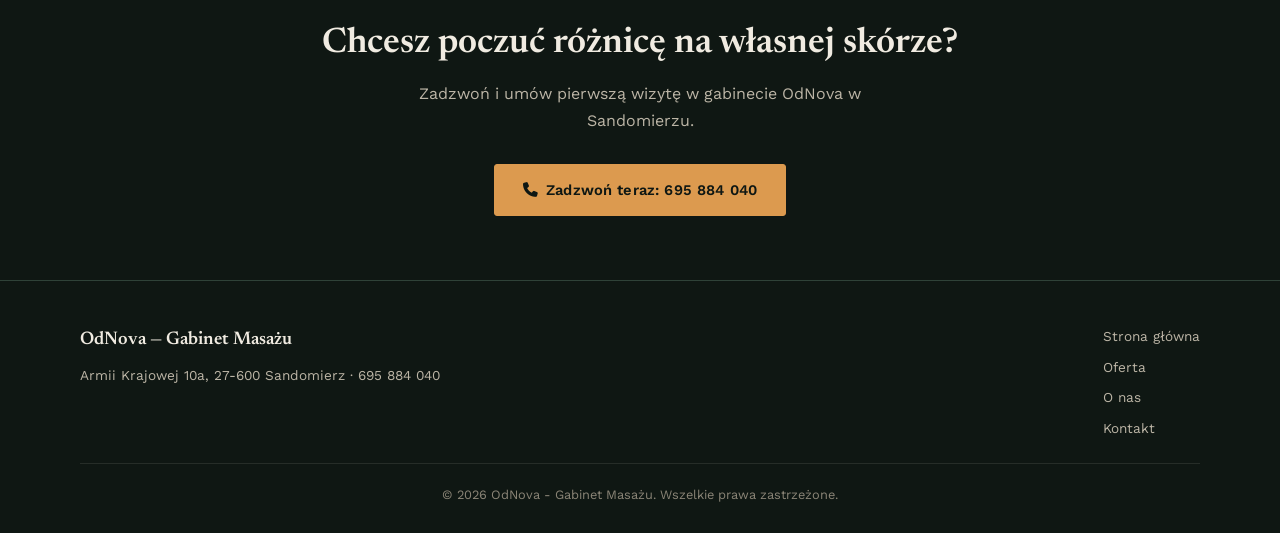
<file: realizacje.html>
<!DOCTYPE html>
<html lang="pl">
<head>
<meta charset="UTF-8">
<meta name="viewport" content="width=device-width, initial-scale=1.0">
<title>O nas – Gabinet Masażu OdNova Sandomierz</title>
<meta name="description" content="Poznaj gabinet masażu OdNova w Sandomierzu — historię gabinetu, specjalistę Radosława oraz liczby, które pokazują zaufanie pacjentów.">
<link rel="canonical" href="https://odnova-masaz.vercel.app/realizacje.html">
<link rel="preconnect" href="https://fonts.googleapis.com">
<link rel="preconnect" href="https://fonts.gstatic.com" crossorigin>
<link href="https://fonts.googleapis.com/css2?family=Newsreader:opsz,wght@6..72,400;6..72,500;6..72,600;6..72,700&family=Work+Sans:wght@400;500;600;700;800&display=swap" rel="stylesheet">
<link rel="stylesheet" href="https://cdnjs.cloudflare.com/ajax/libs/font-awesome/6.5.1/css/all.min.css">
<link rel="stylesheet" href="style.css">
<script type="application/ld+json">
{
  "@context": "https://schema.org",
  "@type": "HealthAndBeautyBusiness",
  "name": "OdNova - Gabinet Masażu",
  "legalName": "Gabinet Masażu ODNOVA Radosław Jurendt",
  "telephone": "+48695884040",
  "address": {
    "@type": "PostalAddress",
    "streetAddress": "Armii Krajowej 10a",
    "addressLocality": "Sandomierz",
    "postalCode": "27-600",
    "addressCountry": "PL"
  },
  "areaServed": "Sandomierz"
}
</script>
</head>
<body>

<header>
  <nav class="nav">
    <a href="index.html" class="logo">OdNova <span>Masaż</span></a>
    <div class="nav-links">
      <a href="index.html">Strona główna</a>
      <a href="oferta.html">Oferta</a>
      <a href="realizacje.html">O nas</a>
      <a href="kontakt.html">Kontakt</a>
    </div>
    <a href="tel:695884040" class="btn btn-primary nav-cta"><i class="fa-solid fa-phone"></i> Zadzwoń</a>
    <button class="burger" id="burgerBtn" aria-label="Otwórz menu">☰</button>
  </nav>
  <div class="mobile-menu" id="mobileMenu">
    <a href="index.html">Strona główna</a>
    <a href="oferta.html">Oferta</a>
    <a href="realizacje.html">O nas</a>
    <a href="kontakt.html">Kontakt</a>
    <a href="tel:695884040" style="border:none; color: var(--amber); font-weight:700;">Zadzwoń: 695 884 040</a>
  </div>
</header>

<section class="page-hero">
  <div class="container">
    <div class="breadcrumb"><a href="index.html">Strona główna</a> / O nas</div>
    <h1>Gabinet OdNova w Sandomierzu — ludzie i historia stojąca za marką</h1>
    <p class="lead">Poznaj specjalistę, który od lat pomaga mieszkańcom Sandomierza wracać do formy bez bólu.</p>
  </div>
</section>

<!-- HISTORIA FIRMY -->
<section class="about">
  <div class="container">
    <span class="section-label">Nasza historia</span>
    <h2 class="section-title">Gabinet zbudowany na zaufaniu pacjentów</h2>
    <p style="color: var(--bone-soft); font-size: 1.02rem; max-width: 680px; margin-bottom: 16px;">
      Gabinet Masażu OdNova mieści się przy ulicy Armii Krajowej 10a, w samym sercu Sandomierza — w sąsiedztwie osiedli mieszkaniowych i Galerii Królewskiej. Gabinet znajduje się na pierwszym piętrze budynku przy wjeździe na parking galerii.
    </p>
    <p style="color: var(--bone-soft); font-size: 1.02rem; max-width: 680px; margin-bottom: 16px;">
      Prowadzi go Radosław Jurendt, który oferuje pacjentom około trzydziestu różnych rodzajów masażu — od klasycznych, przez terapię manualną i chiropraktykę, po zabiegi spa. Stale szkoli się w nowych technikach manualnych, a w gabinecie czeka na pacjentów również aparat do drenażu limfatycznego.
    </p>
    <p style="color: var(--bone-soft); font-size: 1.02rem; max-width: 680px;">
      Efekt tej pracy widać w opiniach pacjentów — najwyższe, pięciogwiazdkowe oceny na trzech niezależnych platformach: Google, Booksy i Infobel.
    </p>
  </div>
</section>

<!-- LICZBY -->
<section class="services">
  <div class="container">
    <span class="section-label">OdNova w liczbach</span>
    <h2 class="section-title">Zaufanie, które widać w danych</h2>
    <div class="stats-grid">
      <div class="stat-item">
        <span class="num">302</span>
        <span class="label">opinii w Google z oceną 5,0/5</span>
      </div>
      <div class="stat-item">
        <span class="num">39</span>
        <span class="label">opinii w Booksy z oceną 5,0/5</span>
      </div>
      <div class="stat-item">
        <span class="num">86</span>
        <span class="label">opinii z oceną 5/5 w Infobel</span>
      </div>
      <div class="stat-item">
        <span class="num">~30</span>
        <span class="label">rodzajów masażu i zabiegów w ofercie</span>
      </div>
    </div>
  </div>
</section>

<!-- GALERIA REALIZACJI -->
<!-- EDIT: podmień wszystkie placeholdery na rzeczywiste zdjęcia gabinetu i pracy -->
<section class="about">
  <div class="container">
    <span class="section-label">Galeria</span>
    <h2 class="section-title">Zajrzyj do gabinetu</h2>
    <div class="gallery-grid">
      <div class="gallery-placeholder">Zdjęcie 1 — wnętrze gabinetu</div>
      <div class="gallery-placeholder">Zdjęcie 2 — stanowisko do masażu</div>
      <div class="gallery-placeholder">Zdjęcie 3 — masaż leczniczy pleców</div>
      <div class="gallery-placeholder">Zdjęcie 4 — recepcja / poczekalnia</div>
      <div class="gallery-placeholder">Zdjęcie 5 — masaż karku i barków</div>
      <div class="gallery-placeholder">Zdjęcie 6 — detale wyposażenia gabinetu</div>
    </div>
  </div>
</section>

<!-- ZESPÓŁ -->
<section class="services">
  <div class="container">
    <span class="section-label">Zespół</span>
    <h2 class="section-title">Kto się Tobą zajmie</h2>
    <div class="team-grid" style="max-width:520px;">
      <div class="team-card">
        <!-- EDIT: podmień na prawdziwe zdjęcie Radosława -->
        <div class="team-photo"><i class="fa-solid fa-user"></i></div>
        <h3>Radosław Jurendt</h3>
        <div class="role">Masażysta, właściciel gabinetu OdNova</div>
        <p class="bio">Specjalista ceniony przez pacjentów za zaangażowanie, dokładność diagnozy i szeroką wiedzę merytoryczną. Oferuje około trzydziestu rodzajów masażu i zabiegów — od klasycznych po chiropraktykę i terapię manualną — stale poszerzając swoje kwalifikacje o nowe techniki.</p>
      </div>
    </div>
  </div>
</section>

<div class="cta-strip">
  <h2>Chcesz poczuć różnicę na własnej skórze?</h2>
  <p>Zadzwoń i umów pierwszą wizytę w gabinecie OdNova w Sandomierzu.</p>
  <a href="tel:695884040" class="btn btn-primary"><i class="fa-solid fa-phone"></i> Zadzwoń teraz: 695 884 040</a>
</div>

<footer>
  <div class="footer-inner">
    <div>
      <div class="footer-logo">OdNova — Gabinet Masażu</div>
      <p>Armii Krajowej 10a, 27-600 Sandomierz · 695 884 040</p>
    </div>
    <ul class="footer-links">
      <a href="index.html">Strona główna</a>
      <a href="oferta.html">Oferta</a>
      <a href="realizacje.html">O nas</a>
      <a href="kontakt.html">Kontakt</a>
    </ul>
  </div>
  <div class="footer-bottom">
    © <span id="year"></span> OdNova - Gabinet Masażu. Wszelkie prawa zastrzeżone.
  </div>
</footer>

<script src="main.js"></script>
</body>
</html>
</file>
<file: style.css>
:root {
  --pine-900: #0f1713;
  --pine-800: #16211c;
  --pine-700: #1c2820;
  --pine-600: #24352b;
  --line: #2f4238;
  --line-soft: rgba(240, 235, 225, 0.1);
  --amber: #dc9a4f;
  --amber-dark: #c17f38;
  --amber-light: rgba(220, 154, 79, 0.12);
  --bone: #f0ebe1;
  --bone-soft: #bcb5a6;
  --stone: #8b8577;
  --white: #ffffff;
  --radius: 3px;
  --radius-lg: 4px;
  --shadow: 0 22px 44px rgba(4, 7, 5, 0.45);
}

* { box-sizing: border-box; margin: 0; padding: 0; }

html { scroll-behavior: smooth; }

body {
  font-family: 'Work Sans', sans-serif;
  color: var(--bone);
  background: var(--pine-800);
  line-height: 1.65;
  font-weight: 400;
  -webkit-font-smoothing: antialiased;
}

h1, h2, h3, .logo {
  font-family: 'Newsreader', serif;
  color: var(--bone);
  line-height: 1.2;
  font-weight: 600;
}

a { text-decoration: none; color: inherit; }
img { max-width: 100%; display: block; }
ul { list-style: none; }

.container {
  max-width: 1120px;
  margin: 0 auto;
  padding: 0 24px;
}

section { padding: 88px 0; }

.section-label {
  text-transform: uppercase;
  letter-spacing: 0.16em;
  font-size: 0.76rem;
  font-weight: 600;
  color: var(--amber);
  margin-bottom: 14px;
  display: block;
}

.section-title {
  font-size: clamp(1.8rem, 3vw, 2.5rem);
  margin-bottom: 20px;
  max-width: 720px;
  text-wrap: balance;
}

.section-sub {
  color: var(--bone-soft);
  font-size: 1.05rem;
  max-width: 640px;
  margin-bottom: 48px;
}

/* HEADER / NAV */
header {
  position: sticky;
  top: 0;
  z-index: 100;
  background: rgba(15, 23, 19, 0.92);
  backdrop-filter: blur(8px);
  border-bottom: 1px solid var(--line);
}

.nav {
  display: flex;
  align-items: center;
  justify-content: space-between;
  padding: 18px 24px;
  max-width: 1120px;
  margin: 0 auto;
}

.logo {
  font-size: 1.3rem;
  font-weight: 600;
  letter-spacing: 0.01em;
}
.logo span { color: var(--amber); }

.nav-links {
  display: none;
  gap: 32px;
  align-items: center;
  font-size: 0.95rem;
  font-weight: 500;
}
@media (min-width: 900px) {
  .nav-links { display: flex; }
}

.nav-links a {
  color: var(--bone-soft);
  transition: color 0.25s ease;
  padding-bottom: 4px;
  border-bottom: 1px solid transparent;
}
.nav-links a:hover, .nav-links a[aria-current="page"] {
  color: var(--amber);
  border-bottom-color: var(--amber);
}

.btn {
  display: inline-flex;
  align-items: center;
  gap: 8px;
  padding: 13px 28px;
  border-radius: var(--radius);
  font-weight: 600;
  font-size: 0.92rem;
  letter-spacing: 0.01em;
  transition: all 0.25s ease;
  cursor: pointer;
  border: 1px solid transparent;
  font-family: inherit;
}

.btn-primary {
  background: var(--amber);
  color: var(--pine-900);
  border-color: var(--amber);
}
.btn-primary:hover {
  background: var(--amber-dark);
  border-color: var(--amber-dark);
  transform: translateY(-2px);
}

.btn-outline {
  background: transparent;
  border: 1px solid var(--amber);
  color: var(--amber);
}
.btn-outline:hover {
  background: var(--amber);
  color: var(--pine-900);
}

.nav-cta { display: none; }
@media (min-width: 900px) { .nav-cta { display: inline-flex; } }

.burger {
  display: block;
  background: none;
  border: none;
  font-size: 1.5rem;
  color: var(--amber);
  cursor: pointer;
}
@media (min-width: 900px) { .burger { display: none; } }

.mobile-menu {
  display: none;
  flex-direction: column;
  gap: 4px;
  padding: 12px 24px 22px;
  border-top: 1px solid var(--line);
  background: var(--pine-700);
}
.mobile-menu.open { display: flex; }
.mobile-menu a {
  padding: 12px 0;
  font-weight: 500;
  color: var(--bone-soft);
  border-bottom: 1px solid var(--line);
}
.mobile-menu a[aria-current="page"] { color: var(--amber); }
@media (min-width: 900px) { .mobile-menu { display: none !important; } }

/* HERO (strona główna) */
.hero {
  background:
    radial-gradient(circle at 85% 10%, rgba(220, 154, 79, 0.08), transparent 45%),
    var(--pine-900);
  padding: 72px 0 96px;
  position: relative;
  overflow: hidden;
  border-bottom: 1px solid var(--line);
}

.hero-grid {
  display: grid;
  grid-template-columns: 1fr;
  gap: 48px;
  align-items: center;
}
@media (min-width: 900px) {
  .hero-grid { grid-template-columns: 1.1fr 0.9fr; }
}

.hero-badge {
  display: inline-flex;
  align-items: center;
  gap: 8px;
  background: var(--amber-light);
  color: var(--amber);
  font-size: 0.82rem;
  font-weight: 600;
  letter-spacing: 0.01em;
  padding: 8px 16px;
  border-radius: var(--radius);
  border: 1px solid rgba(220, 154, 79, 0.25);
  margin-bottom: 24px;
}

.hero h1 {
  font-size: clamp(2.2rem, 5vw, 3.4rem);
  margin-bottom: 22px;
  letter-spacing: -0.01em;
  text-wrap: balance;
}

.hero p.lead {
  font-size: 1.15rem;
  color: var(--bone-soft);
  max-width: 520px;
  margin-bottom: 34px;
}

.hero-actions {
  display: flex;
  flex-wrap: wrap;
  gap: 14px;
  margin-bottom: 36px;
}

.hero-trust {
  display: flex;
  flex-wrap: wrap;
  gap: 28px;
  align-items: center;
  font-size: 0.92rem;
  color: var(--bone-soft);
}
.hero-trust strong { color: var(--amber); }
.hero-trust i { color: var(--amber); margin-right: 4px; }

.stars { color: var(--amber); letter-spacing: 2px; }

.hero-visual {
  background: var(--pine-900);
  border-radius: var(--radius-lg);
  aspect-ratio: 4 / 5;
  position: relative;
  overflow: hidden;
  box-shadow: var(--shadow);
  border: 1px solid var(--line);
  display: flex;
  align-items: flex-end;
  padding: 32px;
}
.hero-visual-img {
  position: absolute;
  inset: 0;
  width: 100%;
  height: 100%;
  object-fit: cover;
  max-width: none;
  filter: saturate(0.85) brightness(0.85);
}
.hero-visual-overlay {
  position: absolute;
  inset: 0;
  background:
    linear-gradient(0deg, rgba(15,23,19,0.9) 0%, rgba(15,23,19,0.25) 55%, rgba(15,23,19,0.05) 100%),
    radial-gradient(circle at 80% 15%, rgba(220,154,79,0.28), transparent 50%);
}
.hero-visual-text {
  position: relative;
  color: var(--bone);
}
.hero-visual-text .big {
  font-family: 'Newsreader', serif;
  font-size: 2.6rem;
  font-weight: 600;
  display: block;
  color: var(--amber);
}
.hero-visual-text .label {
  font-size: 0.85rem;
  letter-spacing: 0.08em;
  text-transform: uppercase;
  color: rgba(240,235,225,0.75);
}

/* PAGE HERO (podstrony) */
.page-hero {
  background:
    radial-gradient(circle at 85% 10%, rgba(220, 154, 79, 0.08), transparent 45%),
    var(--pine-900);
  padding: 56px 0 64px;
  border-bottom: 1px solid var(--line);
}
.breadcrumb {
  font-size: 0.85rem;
  color: var(--bone-soft);
  margin-bottom: 16px;
}
.breadcrumb a {
  color: var(--amber);
  font-weight: 600;
}
.breadcrumb a:hover { text-decoration: underline; }
.page-hero h1 {
  font-size: clamp(2rem, 4.2vw, 2.9rem);
  max-width: 760px;
  margin-bottom: 16px;
  text-wrap: balance;
}
.page-hero p.lead {
  color: var(--bone-soft);
  font-size: 1.08rem;
  max-width: 620px;
}

/* O FIRMIE / ZALETY */
.about { background: var(--pine-800); }

.perks-grid {
  display: grid;
  grid-template-columns: 1fr;
  gap: 24px;
  margin-top: 8px;
}
@media (min-width: 700px) {
  .perks-grid { grid-template-columns: repeat(3, 1fr); }
}
.perk-item {
  background: var(--pine-700);
  border: 1px solid var(--line);
  border-radius: var(--radius-lg);
  padding: 28px 26px;
}
.perk-icon {
  width: 48px;
  height: 48px;
  border-radius: var(--radius);
  background: var(--amber-light);
  color: var(--amber);
  display: flex;
  align-items: center;
  justify-content: center;
  font-size: 1.2rem;
  margin-bottom: 18px;
  border: 1px solid rgba(220, 154, 79, 0.25);
}
.perk-item h3 { font-size: 1.1rem; margin-bottom: 10px; }
.perk-item p { color: var(--bone-soft); font-size: 0.95rem; }

/* USŁUGI / KARTY */
.services {
  background: var(--pine-900);
  border-top: 1px solid var(--line);
  border-bottom: 1px solid var(--line);
}

.cards {
  display: grid;
  grid-template-columns: 1fr;
  gap: 24px;
}
@media (min-width: 700px) {
  .cards { grid-template-columns: repeat(3, 1fr); }
}
.cards.cards-4 { grid-template-columns: 1fr; }
@media (min-width: 640px) {
  .cards.cards-4 { grid-template-columns: repeat(2, 1fr); }
}

.card {
  background: var(--pine-700);
  border-radius: var(--radius-lg);
  padding: 32px 28px;
  border: 1px solid var(--line);
  transition: transform 0.25s ease, border-color 0.25s ease;
}
.card:hover {
  transform: translateY(-4px);
  border-color: var(--amber);
}

.card-icon {
  width: 48px;
  height: 48px;
  border-radius: var(--radius);
  background: var(--amber-light);
  color: var(--amber);
  display: flex;
  align-items: center;
  justify-content: center;
  font-size: 1.25rem;
  margin-bottom: 20px;
  border: 1px solid rgba(220, 154, 79, 0.25);
}

.card h3 { font-size: 1.2rem; margin-bottom: 12px; }
.card p { color: var(--bone-soft); font-size: 0.96rem; }
.card .price {
  display: inline-block;
  margin-top: 14px;
  padding-top: 14px;
  border-top: 1px solid var(--line);
  width: 100%;
  font-weight: 600;
  color: var(--amber);
  font-family: 'Newsreader', serif;
  font-size: 1.05rem;
}

.teaser-link {
  display: inline-flex;
  align-items: center;
  gap: 6px;
  margin-top: 44px;
  font-weight: 600;
  color: var(--amber);
}
.teaser-link:hover { text-decoration: underline; }

/* CENNIK */
.pricing-table {
  width: 100%;
  border-collapse: collapse;
  background: var(--pine-700);
  border: 1px solid var(--line);
  border-radius: var(--radius-lg);
  overflow: hidden;
}
.pricing-table th, .pricing-table td {
  padding: 18px 22px;
  text-align: left;
  border-bottom: 1px solid var(--line);
}
.pricing-table th {
  background: var(--pine-900);
  color: var(--amber);
  font-family: 'Newsreader', serif;
  font-weight: 600;
}
.pricing-table td:last-child, .pricing-table th:last-child {
  text-align: right;
  font-weight: 600;
  color: var(--amber);
  white-space: nowrap;
}
.pricing-table tr:last-child td { border-bottom: none; }
.pricing-note {
  margin-top: 18px;
  font-size: 0.88rem;
  color: var(--bone-soft);
}

/* FAQ ACCORDION */
.faq { background: var(--pine-800); }
.faq-item {
  border: 1px solid var(--line);
  border-radius: var(--radius-lg);
  margin-bottom: 14px;
  overflow: hidden;
}
.faq-question {
  width: 100%;
  background: var(--pine-700);
  border: none;
  padding: 20px 24px;
  font-family: 'Work Sans', sans-serif;
  font-weight: 600;
  font-size: 1rem;
  color: var(--bone);
  text-align: left;
  display: flex;
  justify-content: space-between;
  align-items: center;
  cursor: pointer;
  gap: 16px;
}
.faq-question i { color: var(--amber); transition: transform 0.25s ease; flex-shrink: 0; }
.faq-item.open .faq-question i { transform: rotate(180deg); }
.faq-answer {
  max-height: 0;
  overflow: hidden;
  transition: max-height 0.3s ease;
  background: var(--pine-800);
}
.faq-answer p {
  padding: 20px 24px;
  color: var(--bone-soft);
  font-size: 0.96rem;
}

/* OPINIE */
.reviews { background: var(--pine-900); }

.rating-banner {
  display: flex;
  flex-wrap: wrap;
  gap: 24px;
  align-items: center;
  justify-content: center;
  background: var(--pine-700);
  color: var(--bone);
  border: 1px solid var(--line);
  border-radius: var(--radius-lg);
  padding: 28px 32px;
  margin-bottom: 48px;
  text-align: center;
}
.rating-banner .num {
  font-family: 'Newsreader', serif;
  font-size: 2.4rem;
  font-weight: 600;
  color: var(--amber);
}
.rating-banner .stars { color: var(--amber); }
.rating-banner .sub { font-size: 0.9rem; color: var(--bone-soft); }

.review-grid {
  display: grid;
  grid-template-columns: 1fr;
  gap: 22px;
}
@media (min-width: 780px) {
  .review-grid { grid-template-columns: repeat(3, 1fr); }
}
.review {
  background: var(--pine-700);
  border: 1px solid var(--line);
  border-radius: var(--radius-lg);
  padding: 28px;
}
.review .stars { display: block; margin-bottom: 14px; }
.review p { color: var(--bone); font-size: 0.98rem; margin-bottom: 18px; }
.review .author { font-weight: 600; font-size: 0.9rem; color: var(--amber); }
.review .when { font-size: 0.82rem; color: var(--bone-soft); }

/* CTA STRIP */
.cta-strip {
  background: var(--pine-900);
  color: var(--bone);
  text-align: center;
  padding: 64px 24px;
  border-top: 1px solid var(--line);
}
.cta-strip h2 { color: var(--bone); font-size: clamp(1.6rem, 3.4vw, 2.2rem); margin-bottom: 16px; text-wrap: balance; }
.cta-strip p { color: var(--bone-soft); max-width: 520px; margin: 0 auto 30px; }

/* HISTORIA / TIMELINE */
.timeline {
  margin-top: 8px;
  display: grid;
  gap: 28px;
}
.timeline-item {
  display: grid;
  grid-template-columns: 90px 1fr;
  gap: 24px;
  align-items: start;
}
.timeline-item .year {
  font-family: 'Newsreader', serif;
  font-weight: 600;
  font-size: 1.2rem;
  color: var(--amber);
}
.timeline-item p { color: var(--bone-soft); }

/* GALERIA */
.gallery-grid {
  display: grid;
  grid-template-columns: 1fr;
  gap: 20px;
}
@media (min-width: 600px) { .gallery-grid { grid-template-columns: repeat(2, 1fr); } }
@media (min-width: 900px) { .gallery-grid { grid-template-columns: repeat(3, 1fr); } }
.gallery-placeholder {
  aspect-ratio: 4/3;
  background: var(--pine-700);
  border-radius: var(--radius-lg);
  display: flex;
  align-items: center;
  justify-content: center;
  color: var(--bone-soft);
  font-weight: 500;
  font-size: 0.95rem;
  border: 1px dashed var(--amber);
  text-align: center;
  padding: 12px;
}

/* LICZBY / STATYSTYKI */
.stats-grid {
  display: grid;
  grid-template-columns: repeat(2, 1fr);
  gap: 24px;
  text-align: center;
}
@media (min-width: 700px) { .stats-grid { grid-template-columns: repeat(4, 1fr); } }
.stat-item .num {
  font-family: 'Newsreader', serif;
  font-size: 2.4rem;
  font-weight: 600;
  color: var(--amber);
  display: block;
}
.stat-item .label {
  font-size: 0.9rem;
  color: var(--bone-soft);
  margin-top: 6px;
}

/* ZESPÓŁ */
.team-grid {
  display: grid;
  grid-template-columns: 1fr;
  gap: 24px;
}
@media (min-width: 640px) { .team-grid { grid-template-columns: repeat(2, 1fr); } }
.team-card {
  background: var(--pine-700);
  border: 1px solid var(--line);
  border-radius: var(--radius-lg);
  padding: 28px;
  text-align: center;
}
.team-photo {
  width: 120px;
  height: 120px;
  border-radius: 50%;
  background: var(--pine-800);
  margin: 0 auto 18px;
  display: flex;
  align-items: center;
  justify-content: center;
  color: var(--amber);
  font-size: 2rem;
  border: 1px dashed var(--amber);
}
.team-card h3 { margin-bottom: 4px; }
.team-card .role { color: var(--amber); font-weight: 600; font-size: 0.9rem; margin-bottom: 10px; }
.team-card p.bio { color: var(--bone-soft); font-size: 0.92rem; }

/* KONTAKT */
.contact { background: var(--pine-800); }

.contact-grid {
  display: grid;
  grid-template-columns: 1fr;
  gap: 48px;
}
@media (min-width: 900px) {
  .contact-grid { grid-template-columns: 0.9fr 1.1fr; }
}

.contact-info { display: flex; flex-direction: column; gap: 22px; }
.contact-item {
  display: flex;
  gap: 16px;
  align-items: flex-start;
  background: var(--pine-700);
  border: 1px solid var(--line);
  border-radius: var(--radius-lg);
  padding: 20px 22px;
}
.contact-item .ico {
  width: 42px;
  height: 42px;
  border-radius: var(--radius);
  background: var(--amber-light);
  color: var(--amber);
  display: flex;
  align-items: center;
  justify-content: center;
  flex-shrink: 0;
  font-size: 1.1rem;
  border: 1px solid rgba(220, 154, 79, 0.25);
}
.contact-item h4 { font-family: 'Newsreader', serif; color: var(--bone); font-size: 1rem; margin-bottom: 4px; }
.contact-item p, .contact-item a { color: var(--bone-soft); font-size: 0.95rem; }
.contact-item a:hover { color: var(--amber); }

.map-embed {
  border-radius: var(--radius-lg);
  overflow: hidden;
  border: 1px solid var(--line);
  filter: grayscale(0.3) invert(0.9) contrast(0.9);
}
.map-embed iframe { width: 100%; height: 260px; border: 0; display: block; }

.form-card {
  background: var(--pine-700);
  border-radius: var(--radius-lg);
  padding: 40px;
  border: 1px solid var(--line);
}
.form-card h3 { font-size: 1.3rem; margin-bottom: 8px; }
.form-card .sub { color: var(--bone-soft); font-size: 0.92rem; margin-bottom: 28px; }

.field { margin-bottom: 18px; }
.field label { display: block; font-size: 0.88rem; font-weight: 600; color: var(--bone); margin-bottom: 6px; }
.field input, .field textarea {
  width: 100%;
  padding: 13px 15px;
  border-radius: var(--radius);
  border: 1px solid var(--line);
  font-family: inherit;
  font-size: 0.95rem;
  color: var(--bone);
  background: var(--pine-900);
  transition: border-color 0.2s ease;
}
.field input::placeholder, .field textarea::placeholder { color: var(--stone); }
.field input:focus, .field textarea:focus { outline: none; border-color: var(--amber); }
.field textarea { resize: vertical; min-height: 110px; }

.field-checkbox {
  display: flex;
  gap: 10px;
  align-items: flex-start;
  margin-bottom: 20px;
  font-size: 0.85rem;
  color: var(--bone-soft);
}
.field-checkbox input { margin-top: 4px; flex-shrink: 0; }

.form-note { font-size: 0.82rem; color: var(--bone-soft); margin-top: 10px; }

.form-success {
  display: none;
  background: var(--amber-light);
  color: var(--amber);
  border: 1px solid rgba(220, 154, 79, 0.25);
  border-radius: var(--radius);
  padding: 14px 16px;
  font-size: 0.9rem;
  font-weight: 600;
  margin-bottom: 18px;
}
.form-success.show { display: block; }

/* FOOTER */
footer {
  background: var(--pine-900);
  color: var(--bone-soft);
  padding: 44px 24px 28px;
  border-top: 1px solid var(--line);
}
.footer-inner {
  max-width: 1120px;
  margin: 0 auto;
  display: flex;
  flex-wrap: wrap;
  justify-content: space-between;
  gap: 20px;
  align-items: flex-start;
}
.footer-logo { font-family: 'Newsreader', serif; color: var(--bone); font-size: 1.15rem; font-weight: 600; margin-bottom: 8px; }
.footer-inner p { font-size: 0.85rem; }
.footer-links { display: flex; flex-direction: column; gap: 8px; font-size: 0.85rem; }
.footer-links a:hover { color: var(--amber); }
.footer-bottom {
  max-width: 1120px;
  margin: 24px auto 0;
  padding-top: 20px;
  border-top: 1px solid var(--line-soft);
  font-size: 0.8rem;
  text-align: center;
  color: var(--stone);
}
</file>
